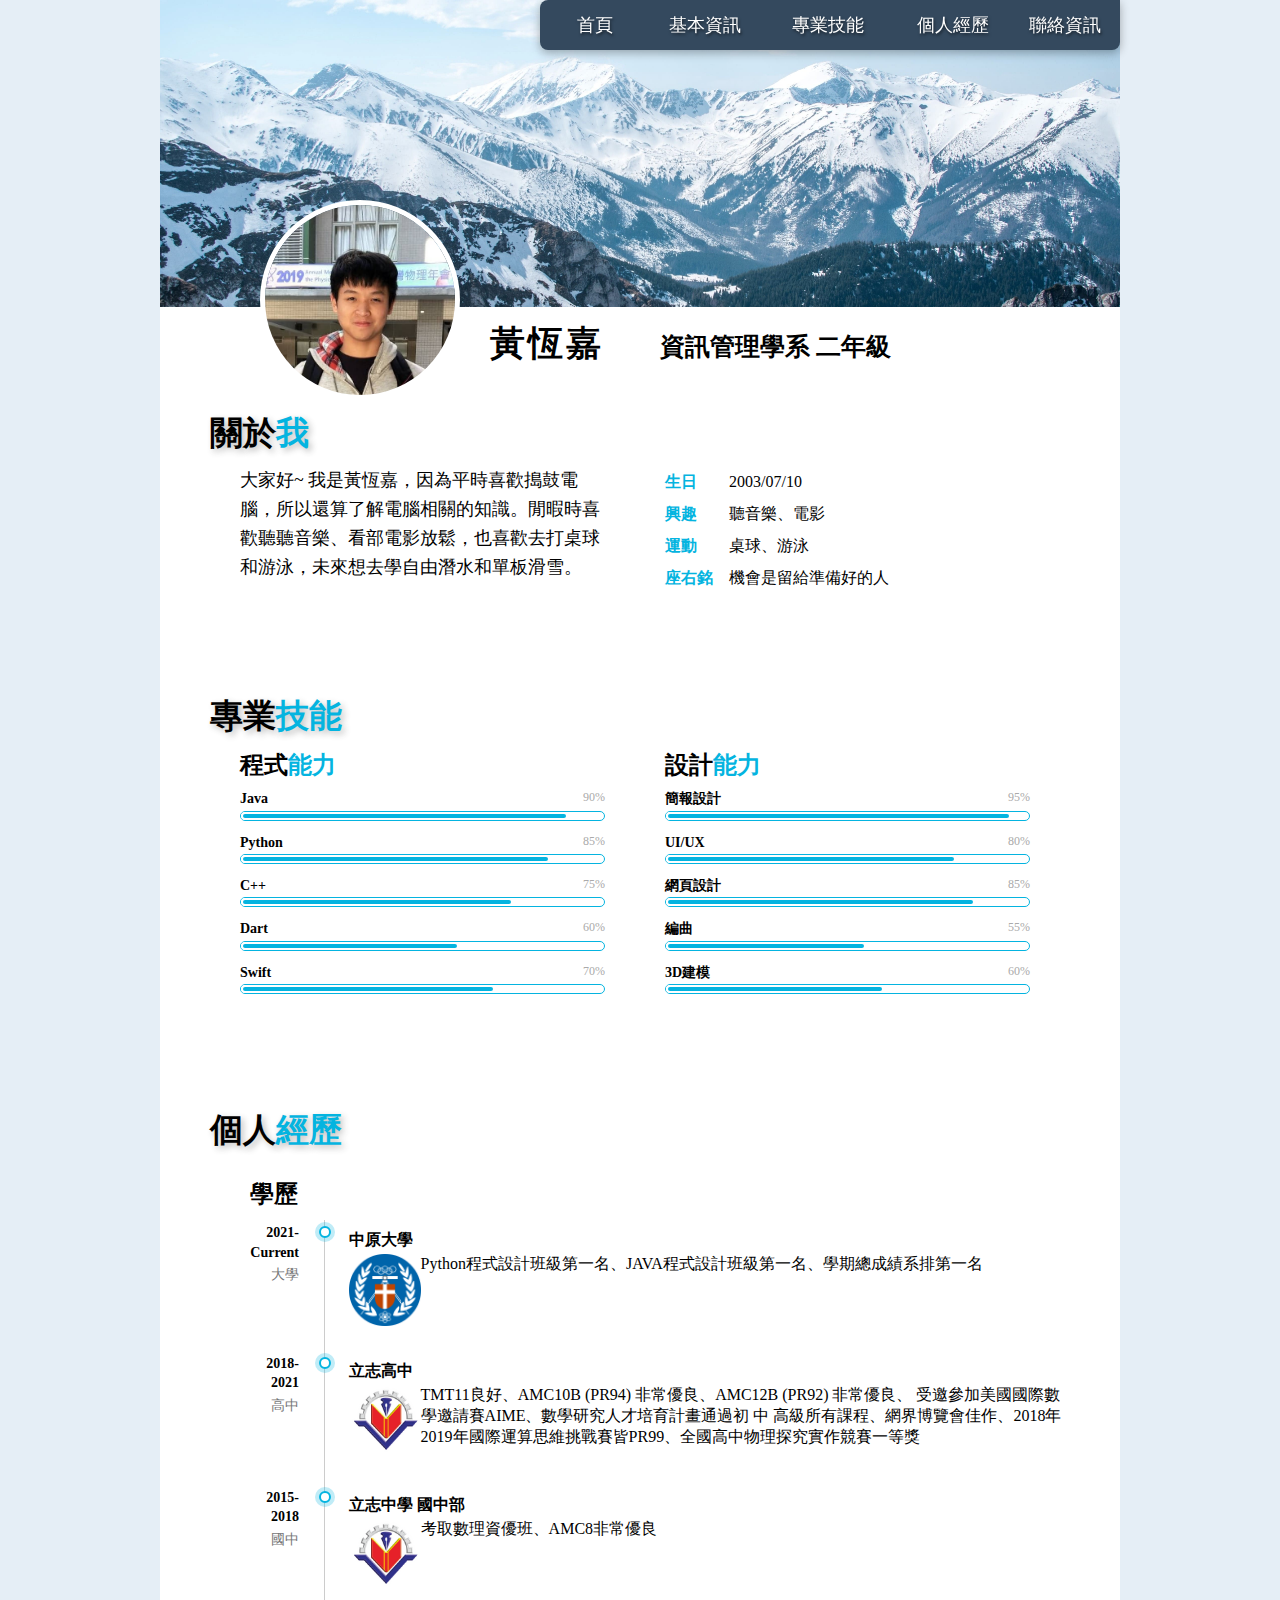
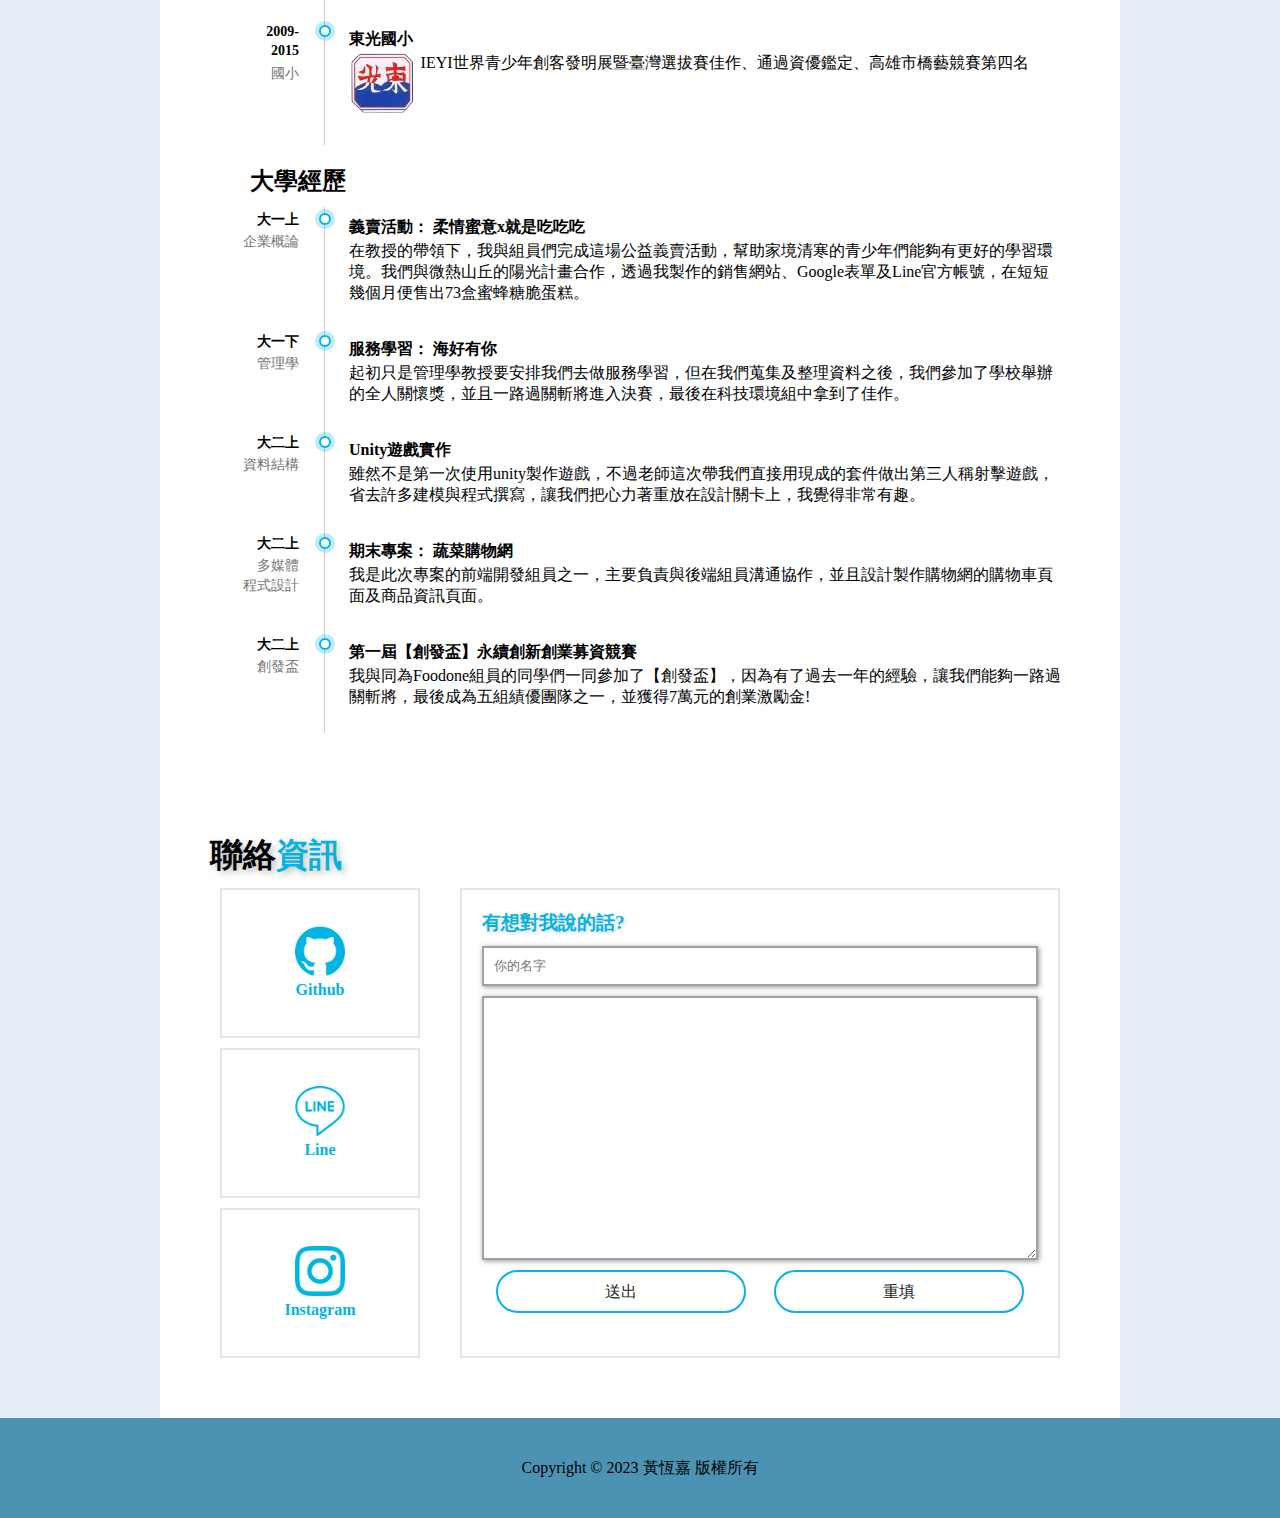
<file: index.html>
<!DOCTYPE html>
<html lang="en">
<head>
    <meta charset="UTF-8">
    <meta http-equiv="X-UA-Compatible" content="IE=edge">
    <meta name="viewport" content="width=device-width, initial-scale=1.0">
    <title>個人履歷</title>
    <link rel="stylesheet" href="style.css">
</head>
<body>
    
    <div class="main">
        <header id="top">
            <div>
                <img  class="imgCtrl" src="img/mountain web.jpg" alt="">
            </div>
            <img class="head" src="img/head.jpg" alt="">
            <div class="name">黃恆嘉</div>
            <div class="cl">資訊管理學系 二年級</div>
        </header>

        <div class="abso">
            <nav class="fix">
                <a href="#top">首頁</a>
                <a href="#info">基本資訊</a>
                <a href="#skill">專業技能</a>
                <a href="#exp">個人經歷</a>
                <a href="#con">聯絡資訊</a>
                <div class="animation"></div>
                <div class="animation-shadow"></div>
            </nav>
        </div>
        
        <section id="info" style="padding-top: 30px; margin-top: 70px;">
            <h1>關於<span>我</span></h1>
            <div style="display: flex;">
                <div class="box word">
                    大家好~ 我是黃恆嘉，因為平時喜歡搗鼓電腦，所以還算了解電腦相關的知識。閒暇時喜歡聽聽音樂、看部電影放鬆，也喜歡去打桌球和游泳，未來想去學自由潛水和單板滑雪。

                </div>
                <div style="line-height: 24pt;" class="box">
                    <span class="high">生日　　</span>2003/07/10<br>
                    <span class="high">興趣　　</span>聽音樂、電影<br>
                    <span class="high">運動　　</span>桌球、游泳<br>
                    <span class="high">座右銘　</span>機會是留給準備好的人<br>
                </div>
            </div>
        </section>

        <section id="skill" style="padding-top: 40px;">
            <h1>專業<span>技能</span></h1>
            <div style="display: flex;">
                <div class="box">
                    <h2>程式<span class="high">能力</span></h2>
                    <div class="skills-info skills-second-style">
                        <div class="skill clearfix">
                            <h4>Java</h4>
                            <div class="skill-value">90%</div>
                        </div>
                        <div class="skill-container skill-1">
                            <div class="skill-percentage"></div>
                        </div>
                    </div>
                    <div class="skills-info skills-second-style">
                        <div class="skill clearfix">
                            <h4>Python</h4>
                            <div class="skill-value">85%</div>
                        </div>
                        <div class="skill-container skill-2">
                            <div class="skill-percentage"></div>
                        </div>
                    </div>
                    <div class="skills-info skills-second-style">
                        <div class="skill clearfix">
                            <h4>C++</h4>
                            <div class="skill-value">75%</div>
                        </div>
                        <div class="skill-container skill-3">
                            <div class="skill-percentage"></div>
                        </div>
                    </div>
                    <div class="skills-info skills-second-style">
                        <div class="skill clearfix">
                            <h4>Dart</h4>
                            <div class="skill-value">60%</div>
                        </div>
                        <div class="skill-container skill-4">
                            <div class="skill-percentage"></div>
                        </div>
                    </div>
                    <div class="skills-info skills-second-style">
                        <div class="skill clearfix">
                            <h4>Swift</h4>
                            <div class="skill-value">70%</div>
                        </div>
                        <div class="skill-container skill-5">
                            <div class="skill-percentage"></div>
                        </div>
                    </div>
                </div>
                <div class="box">
                    <h2>設計<span class="high">能力</span></h2>
                    <div class="skills-info skills-second-style">
                        <div class="skill clearfix">
                            <h4>簡報設計</h4>
                            <div class="skill-value">95%</div>
                        </div>
                        <div class="skill-container skill-6">
                            <div class="skill-percentage"></div>
                        </div>
                    </div>
                    <div class="skills-info skills-second-style">
                        <div class="skill clearfix">
                            <h4>UI/UX</h4>
                            <div class="skill-value">80%</div>
                        </div>
                        <div class="skill-container skill-7">
                            <div class="skill-percentage"></div>
                        </div>
                    </div>
                    <div class="skills-info skills-second-style">
                        <div class="skill clearfix">
                            <h4>網頁設計</h4>
                            <div class="skill-value">85%</div>
                        </div>
                        <div class="skill-container skill-8">
                            <div class="skill-percentage"></div>
                        </div>
                    </div>
                    <div class="skills-info skills-second-style">
                        <div class="skill clearfix">
                            <h4>編曲</h4>
                            <div class="skill-value">55%</div>
                        </div>
                        <div class="skill-container skill-9">
                            <div class="skill-percentage"></div>
                        </div>
                    </div>
                    <div class="skills-info skills-second-style">
                        <div class="skill clearfix">
                            <h4>3D建模</h4>
                            <div class="skill-value">60%</div>
                        </div>
                        <div class="skill-container skill-10">
                            <div class="skill-percentage"></div>
                        </div>
                    </div>
                </div>
            </div>
        </section>
        
        <section id="exp" style="padding-top: 40px;">
            <h1>個人<span>經歷</span></h1>
            <div class="biggerbox">
                <h2 style="margin-left: 10px; margin-top: 15px;">學歷</h2>

                <div class="timeline timeline-second-style clearfix">
                    <div class="timeline-item clearfix">
                        <div class="left-part">
                            <h5 class="item-period">2021-Current</h5>
                            <span class="item-company">大學</span>
                        </div>
                        <div class="divider"></div>
                        <div class="right-part" onclick="location.href='exp6.html'">
                            <h4 class="item-title">中原大學</h4>
                            <img src="img/大學.png" class="timeline-pic">
                            <div class="timeline-p">
                                <p>Python程式設計班級第一名、JAVA程式設計班級第一名、學期總成績系排第一名</p>
                            </div>
                        </div>
                    </div>
                    
                    <div class="timeline-item clearfix">
                        <div class="left-part">
                            <h5 class="item-period">2018-2021</h5>
                            <span class="item-company">高中</span>
                        </div>
                        <div class="divider"></div>
                        <div class="right-part" onclick="location.href='exp7.html'">
                            <h4 class="item-title">立志高中</h4>
                            <img src="img/高國中.png" class="timeline-pic">
                            <div class="timeline-p">
                                TMT11良好、AMC10B (PR94) 非常優良、AMC12B (PR92) 非常優良、
                                受邀參加美國國際數學邀請賽AIME、數學研究人才培育計畫通過初 中 高級所有課程、網界博覽會佳作、2018年
                                2019年國際運算思維挑戰賽皆PR99、全國高中物理探究實作競賽一等獎
                            </div>                            
                        </div>
                    </div>

                    <div class="timeline-item clearfix">
                        <div class="left-part">
                            <h5 class="item-period">2015-2018</h5>
                            <span class="item-company">國中</span>
                        </div>
                        <div class="divider"></div>
                        <div class="right-part" style="cursor: default;">
                            <h4 class="item-title">立志中學 國中部</h4>
                            <img src="img/高國中.png" class="timeline-pic">
                            <div class="timeline-p">
                                <p>考取數理資優班、AMC8非常優良</p>
                            </div>
                        </div>
                    </div>

                    <div class="timeline-item clearfix">
                        <div class="left-part">
                            <h5 class="item-period">2009-2015</h5>
                            <span class="item-company">國小</span>
                        </div>
                        <div class="divider"></div>
                        <div class="right-part" style="cursor: default;">
                            <h4 class="item-title">東光國小</h4>
                            <img src="img/國小.png" class="timeline-pic">
                            <div class="timeline-p">
                                IEYI世界青少年創客發明展暨臺灣選拔賽佳作、通過資優鑑定、高雄市橋藝競賽第四名
                            </div>
                            
                        </div>
                    </div>

                </div>

            </div>

            <div class="biggerbox">
                <h2 style="margin-left: 10px;">大學經歷</h2>

                <div class="timeline timeline-second-style clearfix">
                    <div class="timeline-item clearfix">
                        <div class="left-part">
                            <h5 class="item-period">大一上</h5>
                            <span class="item-company">企業概論</span>
                        </div>
                        <div class="divider"></div>
                        <div class="right-part" onclick="location.href='exp1.html'">
                            <h4 class="item-title">義賣活動： 柔情蜜意x就是吃吃吃</h4>
                            <p>在教授的帶領下，我與組員們完成這場公益義賣活動，幫助家境清寒的青少年們能夠有更好的學習環境。我們與微熱山丘的陽光計畫合作，透過我製作的銷售網站、Google表單及Line官方帳號，在短短幾個月便售出73盒蜜蜂糖脆蛋糕。
                            </p>
                        </div>
                    </div>
                </div>

                <div class="timeline timeline-second-style clearfix">
                    <div class="timeline-item clearfix">
                        <div class="left-part">
                            <h5 class="item-period">大一下</h5>
                            <span class="item-company">管理學</span>
                        </div>
                        <div class="divider"></div>
                        <div class="right-part" onclick="location.href='exp2.html'">
                            <h4 class="item-title">服務學習： 海好有你</h4>
                            <p>起初只是管理學教授要安排我們去做服務學習，但在我們蒐集及整理資料之後，我們參加了學校舉辦的全人關懷獎，並且一路過關斬將進入決賽，最後在科技環境組中拿到了佳作。</p>
                            
                        </div>
                        
                    </div>
                </div>

                <div class="timeline timeline-second-style clearfix">
                    <div class="timeline-item clearfix">
                        <div class="left-part">
                            <h5 class="item-period">大二上</h5>
                            <span class="item-company">資料結構</span>
                        </div>
                        <div class="divider"></div>
                        <div class="right-part" onclick="location.href='exp3.html'">
                            <h4 class="item-title">Unity遊戲實作</h4>
                            <p>雖然不是第一次使用unity製作遊戲，不過老師這次帶我們直接用現成的套件做出第三人稱射擊遊戲，省去許多建模與程式撰寫，讓我們把心力著重放在設計關卡上，我覺得非常有趣。</p>
                        </div>
                    </div>
                </div>

                <div class="timeline timeline-second-style clearfix">
                    <div class="timeline-item clearfix">
                        <div class="left-part">
                            <h5 class="item-period">大二上</h5>
                            <span class="item-company">　多媒體程式設計</span>
                        </div>
                        <div class="divider"></div>
                        <div class="right-part" onclick="location.href='exp4.html'">
                            <h4 class="item-title">期末專案： 蔬菜購物網</h4>
                            <p>我是此次專案的前端開發組員之一，主要負責與後端組員溝通協作，並且設計製作購物網的購物車頁面及商品資訊頁面。</p>
                            
                        </div>
                    </div>
                </div>
                
                <div class="timeline timeline-second-style clearfix">
                    <div class="timeline-item clearfix">
                        <div class="left-part">
                            <h5 class="item-period">大二上</h5>
                            <span class="item-company">創發盃</span>
                        </div>
                        <div class="divider"></div>
                        <div class="right-part" onclick="location.href='exp5.html'">
                            <h4 class="item-title">第一屆【創發盃】永續創新創業募資競賽</h4>
                            <p>我與同為Foodone組員的同學們一同參加了【創發盃】，因為有了過去一年的經驗，讓我們能夠一路過關斬將，最後成為五組績優團隊之一，並獲得7萬元的創業激勵金!</p>
                        </div>
                    </div>
                </div>

            </div>

        </section>

        <section id="con" style="padding-top: 40px;">
            <h1>聯絡<span>資訊</span></h1>
            <div style="display: flex;">
                <div class="left">
                    <div class="leftBox">
                        <div onclick="location.href='https://github.com/HuangJoseph710';" style="cursor :pointer;">
                            <img src="img/githublogo.png" class="leftBox-pic">
                            <span class="high">Github</span>
                        </div>
                    </div>
                    <div class="leftBox">
                        <div onclick="location.href='https://line.me/ti/p/3qufmHUpTC;'" style="cursor :pointer;">
                            <img src="img/linelogo.png" class="leftBox-pic">
                            <span class="high">Line</span>
                        </div>
                    </div>
                    <div class="leftBox">
                        <div onclick="location.href='https://www.instagram.com/hhc03710/';" style="cursor :pointer;">
                            <img src="img/instagramlogo.png" class="leftBox-pic">
                            <span class="high">Instagram</span>
                        </div>
                    </div>
                </div>
                <div class="left box">
                    <div class="rightBox">
                        
                        <form id="contact_form" method="post" action="mailto:josephhuang0710@gmail.com" enctype="text/plain">
                            <span>有想對我說的話?</span>
                            <input class="f f1" type="text" name="sender_name" size="10" maxlength="20" placeholder="你的名字"/>
                            
                            <textarea class="f f2" name="memo" cols="10" rows="15" wrap="hard" > </textarea>
                            <div class="button">
                                <input class="f f3" type="submit" value="送出" />

                                <input class="f f4" type="reset" value="重填">
                            </div>


                        </form>
                        </div>
                    </div>
                </div>
            </div>
        </section>

        <footer>
            Copyright © 2023 黃恆嘉 版權所有
        </footer>
    
    
    
    </div>
</body>
</html>
</file>
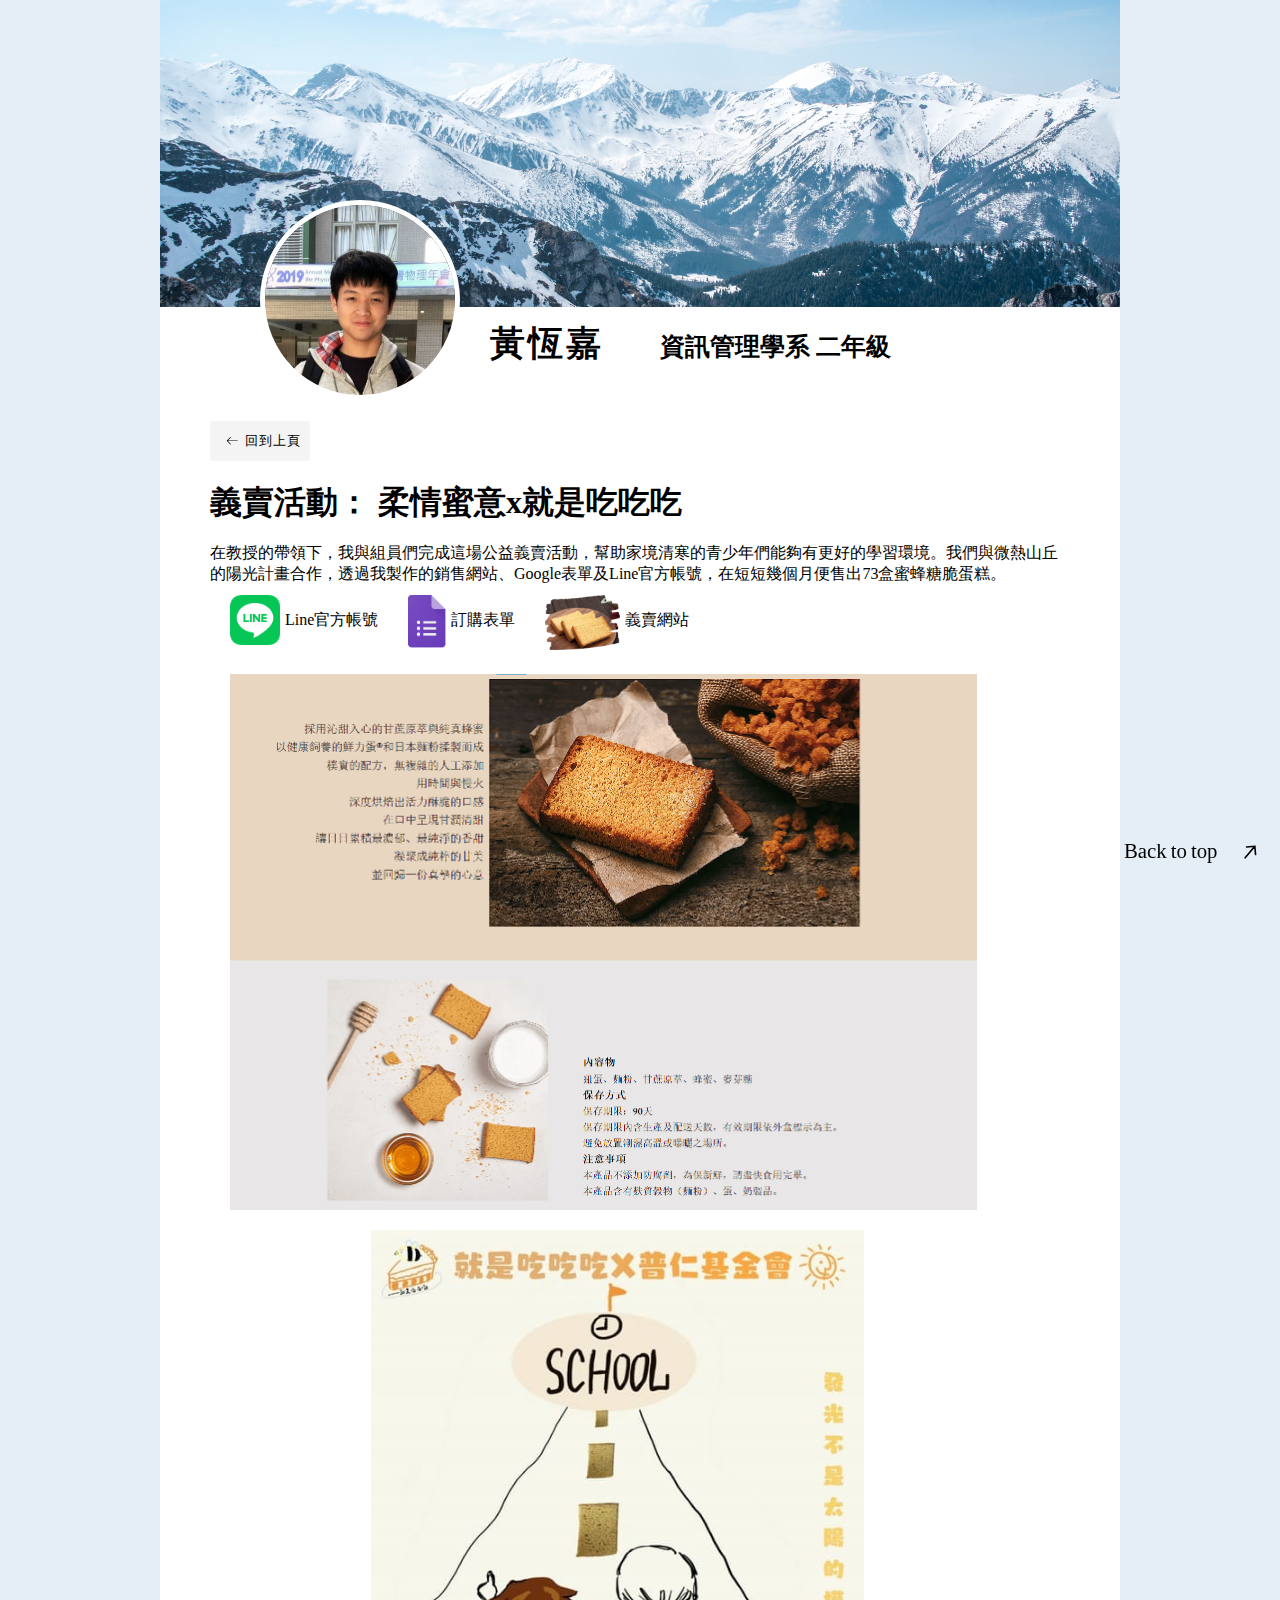
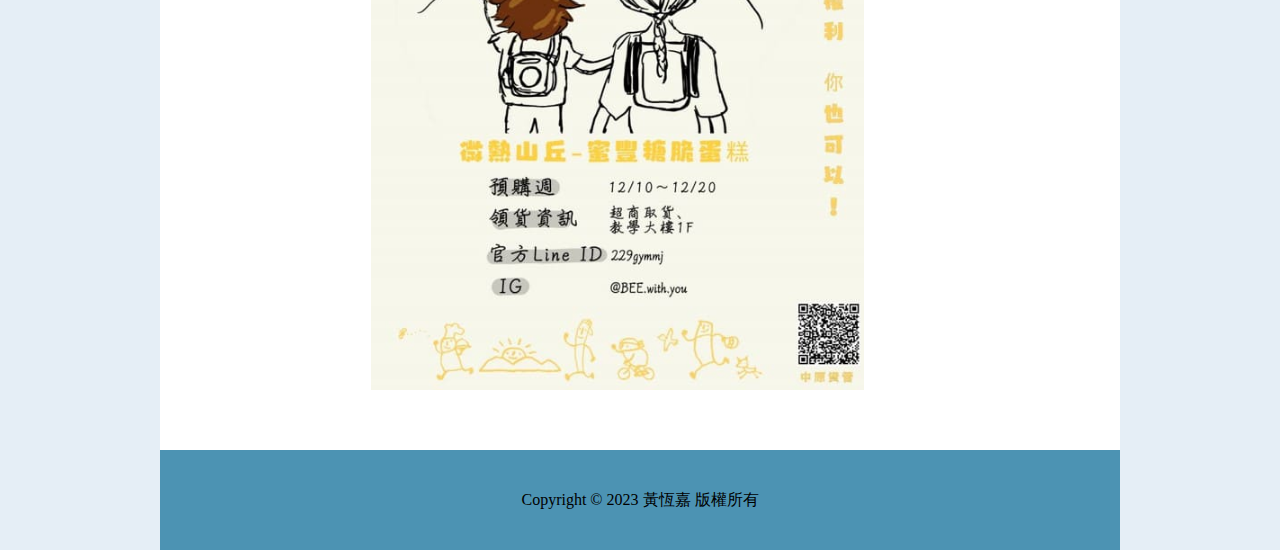
<file: exp1.html>
<!DOCTYPE html>
<html lang="en">
<head>
    <meta charset="UTF-8">
    <meta http-equiv="X-UA-Compatible" content="IE=edge">
    <meta name="viewport" content="width=device-width, initial-scale=1.0">
    <title>個人履歷</title>
    <link rel="stylesheet" href="style.css">
    <link rel="stylesheet" href="exp.css">
    <script>
        function scrollToTop() {
          document.documentElement.scrollTop = 0;
        }
    </script>
</head>
<body>
    <div class="main">

        <header id="top">
            <div>
                <img  class="imgCtrl" src="img/mountain web.jpg" alt="">
            </div>
            <img class="head" src="img/head.jpg" alt="">
            <div class="name">黃恆嘉</div>
            <div class="cl">資訊管理學系 二年級</div>
        </header>

        <div class="exp_details">
            <button class="back_btn" onclick="history.back()">
                <svg height="16" width="16" xmlns="http://www.w3.org/2000/svg" version="1.1" viewBox="0 0 1024 1024"><path d="M874.690416 495.52477c0 11.2973-9.168824 20.466124-20.466124 20.466124l-604.773963 0 188.083679 188.083679c7.992021 7.992021 7.992021 20.947078 0 28.939099-4.001127 3.990894-9.240455 5.996574-14.46955 5.996574-5.239328 0-10.478655-1.995447-14.479783-5.996574l-223.00912-223.00912c-3.837398-3.837398-5.996574-9.046027-5.996574-14.46955 0-5.433756 2.159176-10.632151 5.996574-14.46955l223.019353-223.029586c7.992021-7.992021 20.957311-7.992021 28.949332 0 7.992021 8.002254 7.992021 20.957311 0 28.949332l-188.073446 188.073446 604.753497 0C865.521592 475.058646 874.690416 484.217237 874.690416 495.52477z"></path></svg>
                <span>回到上頁</span>
            </button>

            <h4 class="item-title">義賣活動： 柔情蜜意x就是吃吃吃</h4>
            <p>在教授的帶領下，我與組員們完成這場公益義賣活動，幫助家境清寒的青少年們能夠有更好的學習環境。我們與微熱山丘的陽光計畫合作，透過我製作的銷售網站、Google表單及Line官方帳號，在短短幾個月便售出73盒蜜蜂糖脆蛋糕。</p>
            <div class="item-pic">
                <a href="https://lin.ee/Lx0BoC2"><img src="img/lineapp.png" alt="Line官方帳號" style="width: 50px;"></a>
                <span class="pic-word">Line官方帳號</span>
            </div>
            <div class="item-pic">
                <a href="https://docs.google.com/forms/d/e/1FAIpQLSdors8rF3HJPcP_ZVkRxrlQRtrAZgIs8FCF8uUsm0gCZzFHQA/viewform"><img src="img/表單圖.png" alt="訂購表單" style="width: 38px;"></a>
                <span class="pic-word">訂購表單</span>
            </div>
            <div class="item-pic">
                <a href="https://josephhuang0710.wixsite.com/my-site"><img src="img/網站圖.png" alt="義賣網站" style="width: 75px;"></a>
                <span class="pic-word">義賣網站</span>
            </div>
            <div class="clearfix"></div>
            <div class="place_mid">
                <div class="item-pic">
                    <img src="img/網站截圖.png" style="width: 90%;">
                </div>
            </div>
            <div class="place_mid">
                <div class="item-pic ">
                    <img src="img/文宣圖.jpg" style="width: 90%;">
                </div>
            </div>
            
        </div>

        <div class="corner">
            <button class="to_top" onclick="scrollToTop()">
                <div class="text">
                    <span>Back</span>
                    <span>to</span>
                    <span>top</span>
                </div>
                <div class="clone">
                    <span>Back</span>
                    <span>to</span>
                    <span>top</span>
                </div>
                <svg width="20px" xmlns="http://www.w3.org/2000/svg" class="h-6 w-6" fill="none" viewBox="0 0 24 24" stroke="currentColor" stroke-width="2">
                    <path stroke-linecap="round" stroke-linejoin="round" d="M14 5l7 7m0 0l-7 7m7-7H3"></path>
                </svg>
            </button>
        </div>
    <footer>
        Copyright © 2023 黃恆嘉 版權所有
    </footer>

    </div>
</body>
</html>
</file>
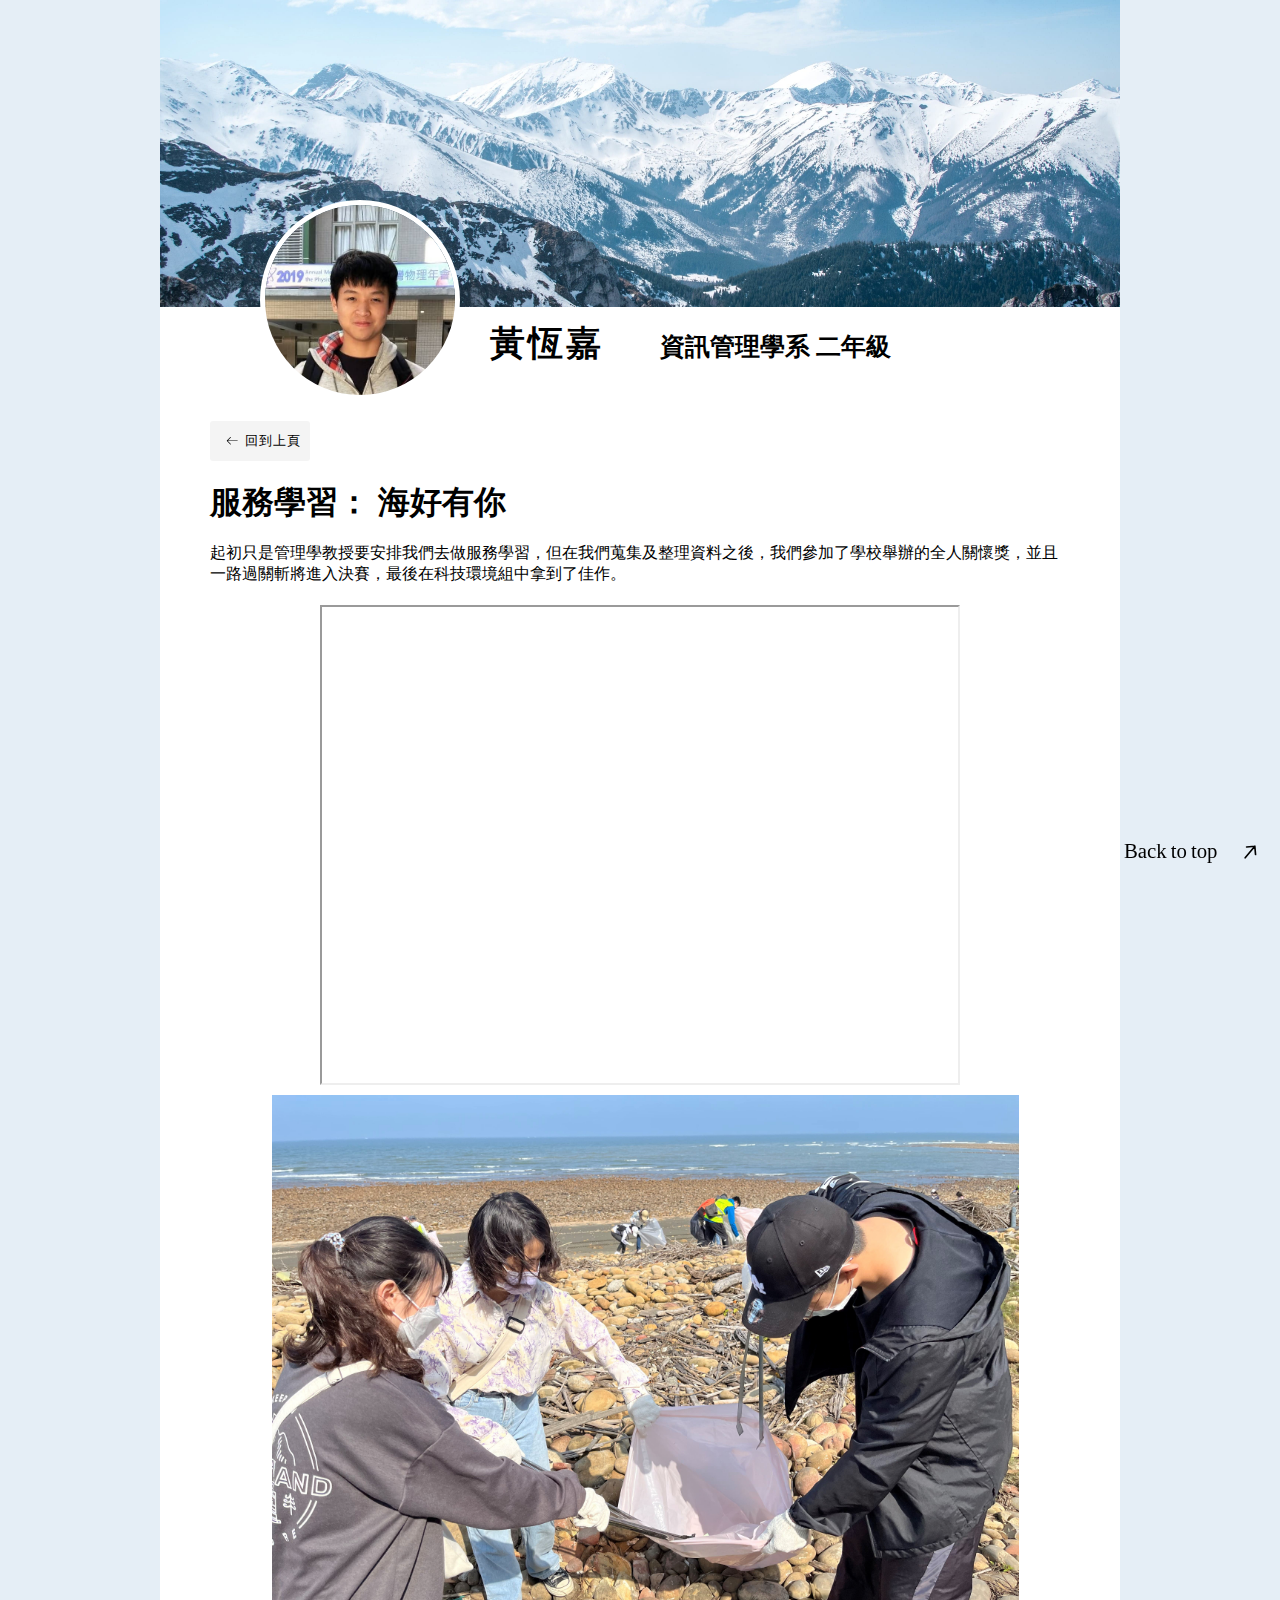
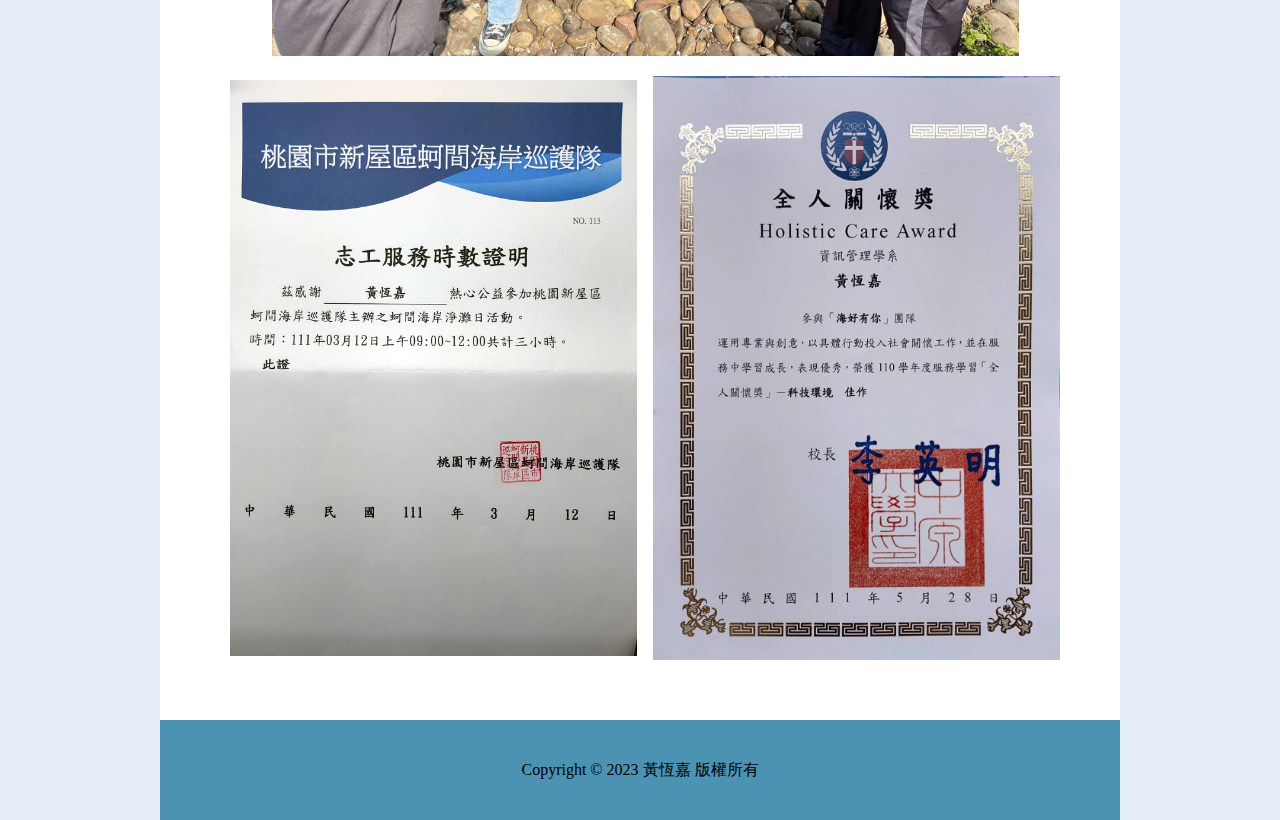
<file: exp2.html>
<!DOCTYPE html>
<html lang="en">
<head>
    <meta charset="UTF-8">
    <meta http-equiv="X-UA-Compatible" content="IE=edge">
    <meta name="viewport" content="width=device-width, initial-scale=1.0">
    <title>個人履歷</title>
    <link rel="stylesheet" href="style.css">
    <link rel="stylesheet" href="exp.css">
    <script>
        function scrollToTop() {
          document.documentElement.scrollTop = 0;
        }
    </script>
</head>
<body>
    <div class="main">

        <header id="top">
            <div>
                <img  class="imgCtrl" src="img/mountain web.jpg" alt="">
            </div>
            <img class="head" src="img/head.jpg" alt="">
            <div class="name">黃恆嘉</div>
            <div class="cl">資訊管理學系 二年級</div>
        </header>

        <div class="exp_details">
            <button class="back_btn" onclick="history.back()">
                <svg height="16" width="16" xmlns="http://www.w3.org/2000/svg" version="1.1" viewBox="0 0 1024 1024"><path d="M874.690416 495.52477c0 11.2973-9.168824 20.466124-20.466124 20.466124l-604.773963 0 188.083679 188.083679c7.992021 7.992021 7.992021 20.947078 0 28.939099-4.001127 3.990894-9.240455 5.996574-14.46955 5.996574-5.239328 0-10.478655-1.995447-14.479783-5.996574l-223.00912-223.00912c-3.837398-3.837398-5.996574-9.046027-5.996574-14.46955 0-5.433756 2.159176-10.632151 5.996574-14.46955l223.019353-223.029586c7.992021-7.992021 20.957311-7.992021 28.949332 0 7.992021 8.002254 7.992021 20.957311 0 28.949332l-188.073446 188.073446 604.753497 0C865.521592 475.058646 874.690416 484.217237 874.690416 495.52477z"></path></svg>
                <span>回到上頁</span>
            </button>
            
            <h4 class="item-title">服務學習： 海好有你</h4>
            <p>起初只是管理學教授要安排我們去做服務學習，但在我們蒐集及整理資料之後，我們參加了學校舉辦的全人關懷獎，並且一路過關斬將進入決賽，最後在科技環境組中拿到了佳作。</p>
            <div class="clearfix"></div>
            <div class="place_mid">
                <iframe src="https://drive.google.com/file/d/1JHTAYhnPjr7wArJflEtNOtWFTPgo31Ge/preview" width="640" height="480" allow="autoplay"></iframe>
            </div>
            <div class="item-pic place_mid">
                <img src="img/淨灘照片.jpg" style="width: 90%;">
            </div>
            <div class="item-pic">
                <img src="img/淨灘證明.jpg" style="width: 49%;">
                <div style="width: 2%"></div>
                <img src="img/全人關懷.jpg" style="width: 49%;">
            </div>
            
        </div>

        <div class="corner">
            <button class="to_top" onclick="scrollToTop()">
                <div class="text">
                    <span>Back</span>
                    <span>to</span>
                    <span>top</span>
                </div>
                <div class="clone">
                    <span>Back</span>
                    <span>to</span>
                    <span>top</span>
                </div>
                <svg width="20px" xmlns="http://www.w3.org/2000/svg" class="h-6 w-6" fill="none" viewBox="0 0 24 24" stroke="currentColor" stroke-width="2">
                    <path stroke-linecap="round" stroke-linejoin="round" d="M14 5l7 7m0 0l-7 7m7-7H3"></path>
                </svg>
            </button>
        </div>
    <footer>
        Copyright © 2023 黃恆嘉 版權所有
    </footer>

    </div>
</body>
</html>
</file>
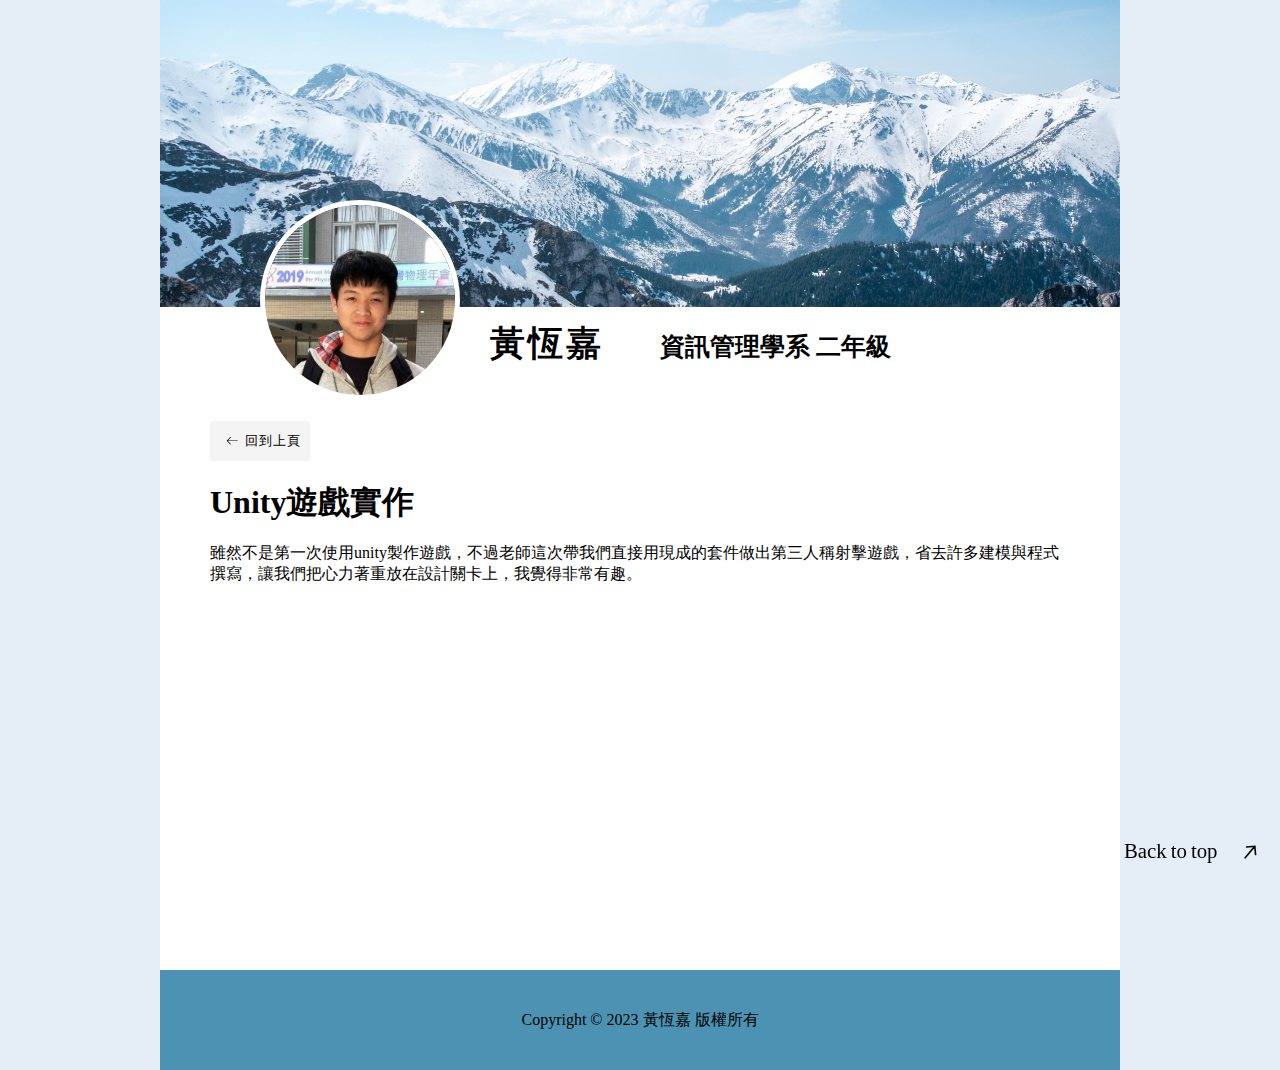
<file: exp3.html>
<!DOCTYPE html>
<html lang="en">
<head>
    <meta charset="UTF-8">
    <meta http-equiv="X-UA-Compatible" content="IE=edge">
    <meta name="viewport" content="width=device-width, initial-scale=1.0">
    <title>個人履歷</title>
    <link rel="stylesheet" href="style.css">
    <link rel="stylesheet" href="exp.css">
    <script>
        function scrollToTop() {
          document.documentElement.scrollTop = 0;
        }
    </script>
</head>
<body>
    <div class="main">

        <header id="top">
            <div>
                <img  class="imgCtrl" src="img/mountain web.jpg" alt="">
            </div>
            <img class="head" src="img/head.jpg" alt="">
            <div class="name">黃恆嘉</div>
            <div class="cl">資訊管理學系 二年級</div>
        </header>

        <div class="exp_details">
            <button class="back_btn" onclick="history.back()">
                <svg height="16" width="16" xmlns="http://www.w3.org/2000/svg" version="1.1" viewBox="0 0 1024 1024"><path d="M874.690416 495.52477c0 11.2973-9.168824 20.466124-20.466124 20.466124l-604.773963 0 188.083679 188.083679c7.992021 7.992021 7.992021 20.947078 0 28.939099-4.001127 3.990894-9.240455 5.996574-14.46955 5.996574-5.239328 0-10.478655-1.995447-14.479783-5.996574l-223.00912-223.00912c-3.837398-3.837398-5.996574-9.046027-5.996574-14.46955 0-5.433756 2.159176-10.632151 5.996574-14.46955l223.019353-223.029586c7.992021-7.992021 20.957311-7.992021 28.949332 0 7.992021 8.002254 7.992021 20.957311 0 28.949332l-188.073446 188.073446 604.753497 0C865.521592 475.058646 874.690416 484.217237 874.690416 495.52477z"></path></svg>
                <span>回到上頁</span>
            </button>

            <h4 class="item-title">Unity遊戲實作</h4>
            <p>雖然不是第一次使用unity製作遊戲，不過老師這次帶我們直接用現成的套件做出第三人稱射擊遊戲，省去許多建模與程式撰寫，讓我們把心力著重放在設計關卡上，我覺得非常有趣。</p>
            <div class="place_mid">
                <iframe width="560" height="315" src="https://www.youtube.com/embed/owQulwfnDEM" title="YouTube video player" frameborder="0" allow="accelerometer; autoplay; clipboard-write; encrypted-media; gyroscope; picture-in-picture; web-share" allowfullscreen></iframe>
            </div>
            
        </div>

        <div class="corner">
            <button class="to_top" onclick="scrollToTop()">
                <div class="text">
                    <span>Back</span>
                    <span>to</span>
                    <span>top</span>
                </div>
                <div class="clone">
                    <span>Back</span>
                    <span>to</span>
                    <span>top</span>
                </div>
                <svg width="20px" xmlns="http://www.w3.org/2000/svg" class="h-6 w-6" fill="none" viewBox="0 0 24 24" stroke="currentColor" stroke-width="2">
                    <path stroke-linecap="round" stroke-linejoin="round" d="M14 5l7 7m0 0l-7 7m7-7H3"></path>
                </svg>
            </button>
        </div>
    <footer>
        Copyright © 2023 黃恆嘉 版權所有
    </footer>

    </div>
</body>
</html>
</file>
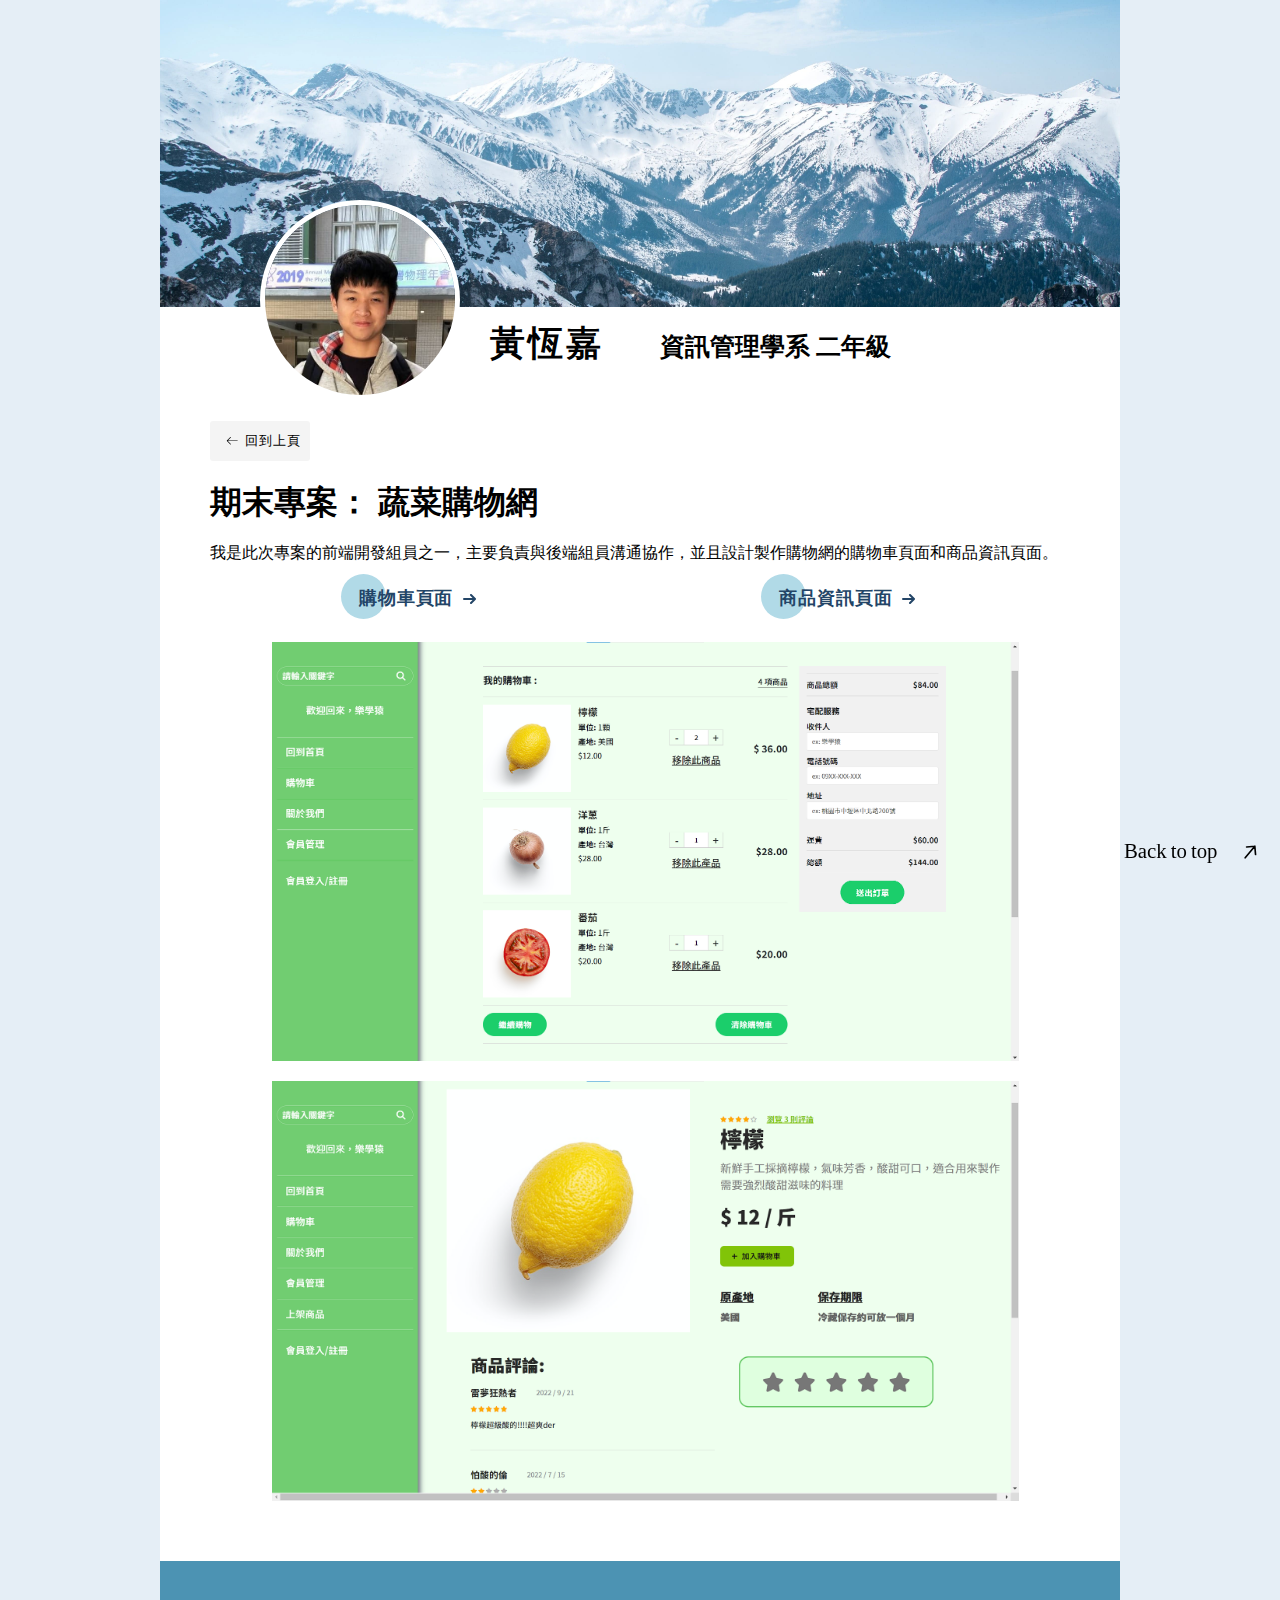
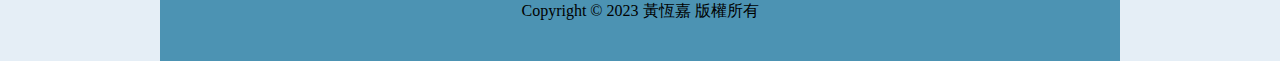
<file: exp4.html>
<!DOCTYPE html>
<html lang="en">
<head>
    <meta charset="UTF-8">
    <meta http-equiv="X-UA-Compatible" content="IE=edge">
    <meta name="viewport" content="width=device-width, initial-scale=1.0">
    <title>個人履歷</title>
    <link rel="stylesheet" href="style.css">
    <link rel="stylesheet" href="exp.css">
    <script>
        function scrollToTop() {
          document.documentElement.scrollTop = 0;
        }
    </script>
</head>
<body>
    <div class="main">

        <header id="top">
            <div>
                <img  class="imgCtrl" src="img/mountain web.jpg" alt="">
            </div>
            <img class="head" src="img/head.jpg" alt="">
            <div class="name">黃恆嘉</div>
            <div class="cl">資訊管理學系 二年級</div>
        </header>

        <div class="exp_details">
            <button class="back_btn" onclick="history.back()">
                <svg height="16" width="16" xmlns="http://www.w3.org/2000/svg" version="1.1" viewBox="0 0 1024 1024"><path d="M874.690416 495.52477c0 11.2973-9.168824 20.466124-20.466124 20.466124l-604.773963 0 188.083679 188.083679c7.992021 7.992021 7.992021 20.947078 0 28.939099-4.001127 3.990894-9.240455 5.996574-14.46955 5.996574-5.239328 0-10.478655-1.995447-14.479783-5.996574l-223.00912-223.00912c-3.837398-3.837398-5.996574-9.046027-5.996574-14.46955 0-5.433756 2.159176-10.632151 5.996574-14.46955l223.019353-223.029586c7.992021-7.992021 20.957311-7.992021 28.949332 0 7.992021 8.002254 7.992021 20.957311 0 28.949332l-188.073446 188.073446 604.753497 0C865.521592 475.058646 874.690416 484.217237 874.690416 495.52477z"></path></svg>
                <span>回到上頁</span>
            </button>

            <h4 class="item-title">期末專案： 蔬菜購物網</h4>
            <p>我是此次專案的前端開發組員之一，主要負責與後端組員溝通協作，並且設計製作購物網的購物車頁面和商品資訊頁面。</p>
            
            <div class="place_mid" style="margin: 10px 0px;">
                <button class="cta" onclick="location.href='cart.html'">
                    <span>購物車頁面</span>
                    <svg viewBox="0 0 13 10" height="10px" width="15px">
                    <path d="M1,5 L11,5"></path>
                    <polyline points="8 1 12 5 8 9"></polyline>
                    </svg>
                </button>
                
                <button class="cta" onclick="location.href='productInfo.html'">
                    <span>商品資訊頁面</span>
                    <svg viewBox="0 0 13 10" height="10px" width="15px">
                    <path d="M1,5 L11,5"></path>
                    <polyline points="8 1 12 5 8 9"></polyline>
                    </svg>
                </button>
            </div>

            <div class="item-pic place_mid">
                <img src="img/購物車頁面截圖.png" style="width: 90%;">
            </div>
            <div class="item-pic place_mid">
                <img src="img/商品資訊頁面截圖.png" style="width: 90%;">
            </div>

        </div>

        <div class="corner">
            <button class="to_top" onclick="scrollToTop()">
                <div class="text">
                    <span>Back</span>
                    <span>to</span>
                    <span>top</span>
                </div>
                <div class="clone">
                    <span>Back</span>
                    <span>to</span>
                    <span>top</span>
                </div>
                <svg width="20px" xmlns="http://www.w3.org/2000/svg" class="h-6 w-6" fill="none" viewBox="0 0 24 24" stroke="currentColor" stroke-width="2">
                    <path stroke-linecap="round" stroke-linejoin="round" d="M14 5l7 7m0 0l-7 7m7-7H3"></path>
                </svg>
            </button>
        </div>
    <footer>
        Copyright © 2023 黃恆嘉 版權所有
    </footer>

    </div>
</body>
</html>
</file>
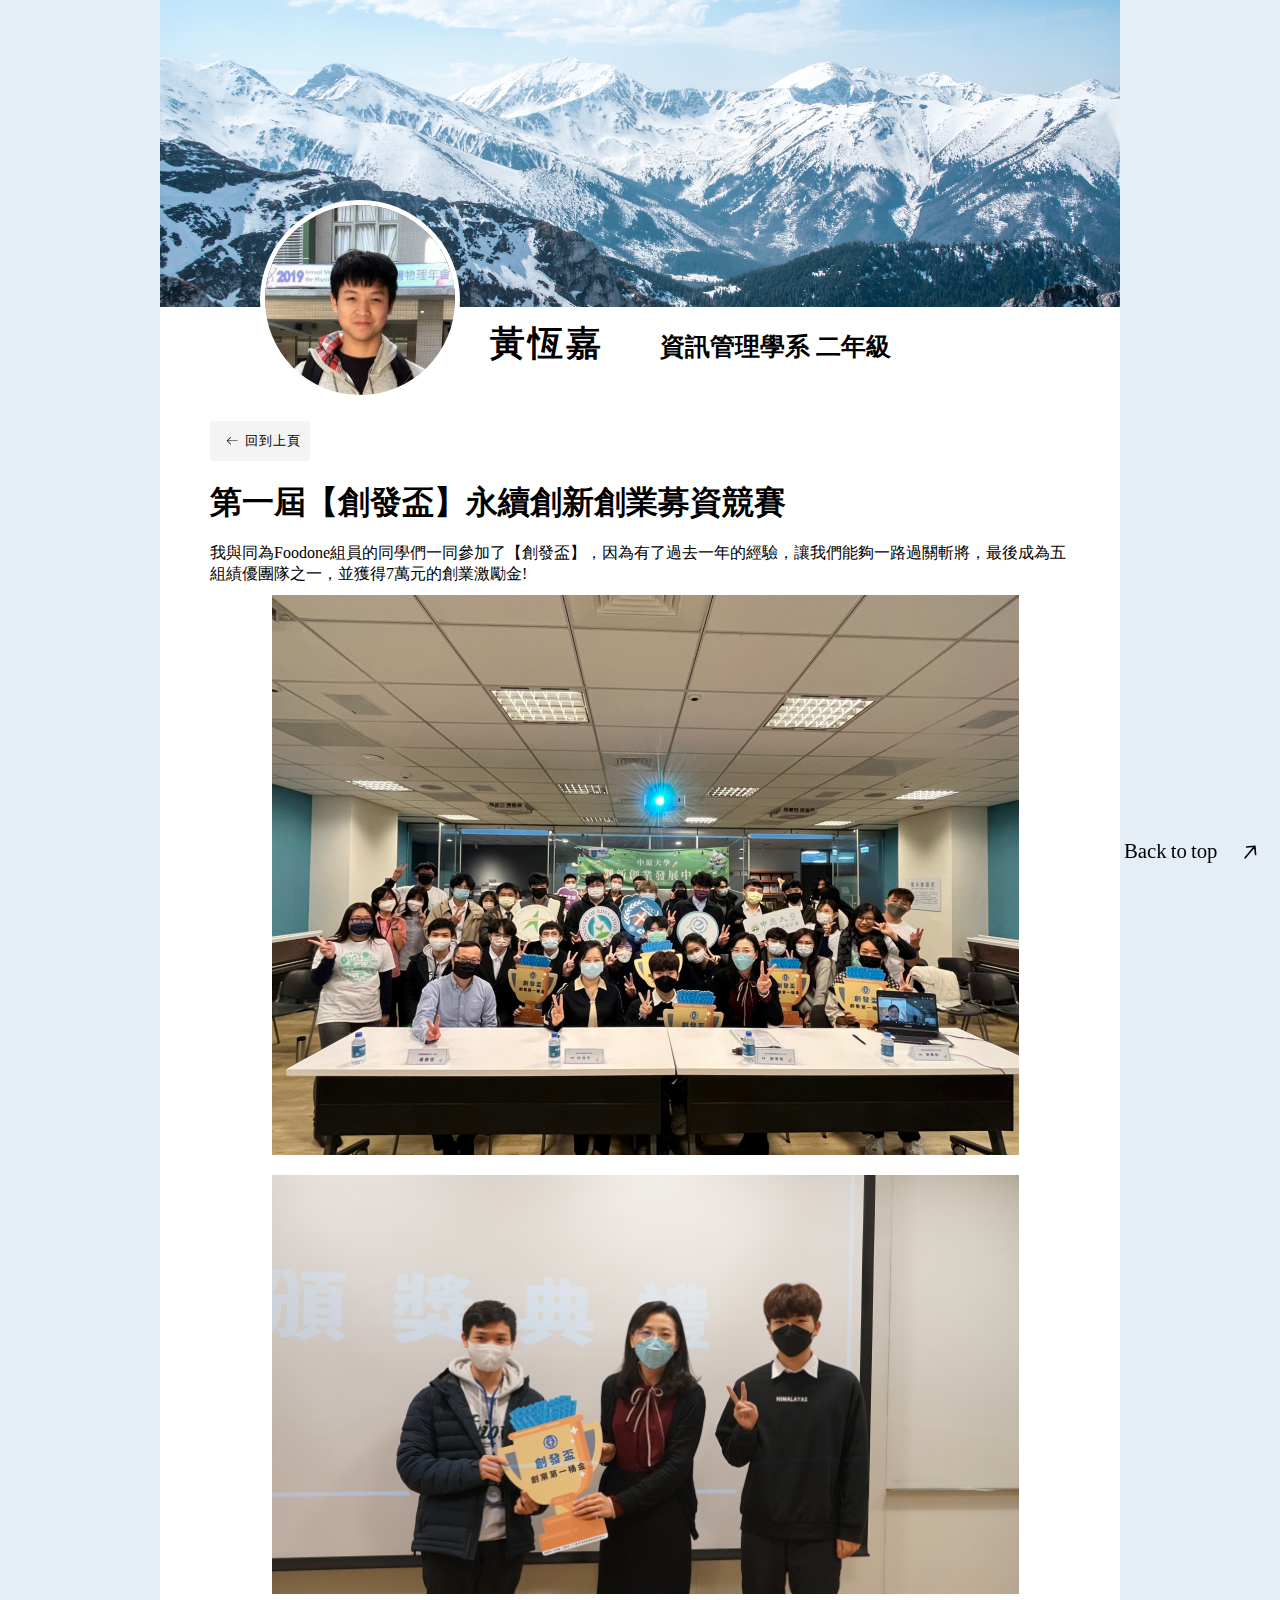
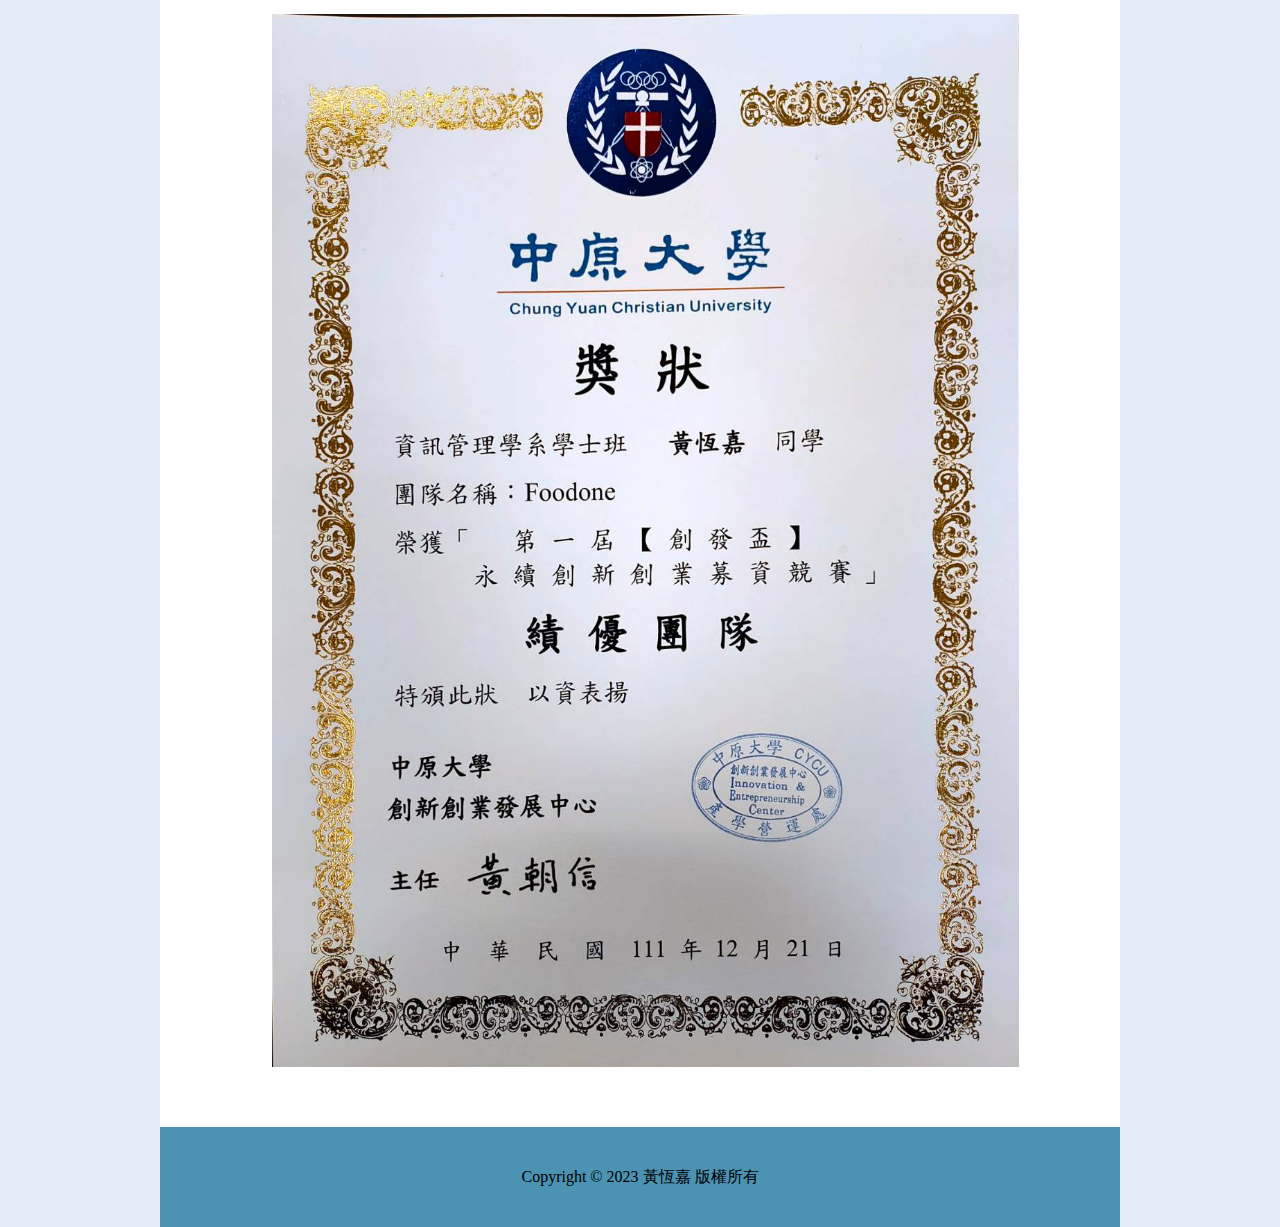
<file: exp5.html>
<!DOCTYPE html>
<html lang="en">
<head>
    <meta charset="UTF-8">
    <meta http-equiv="X-UA-Compatible" content="IE=edge">
    <meta name="viewport" content="width=device-width, initial-scale=1.0">
    <title>個人履歷</title>
    <link rel="stylesheet" href="style.css">
    <link rel="stylesheet" href="exp.css">
    <script>
        function scrollToTop() {
          document.documentElement.scrollTop = 0;
        }
    </script>
</head>
<body>
    <div class="main">

        <header id="top">
            <div>
                <img  class="imgCtrl" src="img/mountain web.jpg" alt="">
            </div>
            <img class="head" src="img/head.jpg" alt="">
            <div class="name">黃恆嘉</div>
            <div class="cl">資訊管理學系 二年級</div>
        </header>

        <div class="exp_details">
            <button class="back_btn" onclick="history.back()">
                <svg height="16" width="16" xmlns="http://www.w3.org/2000/svg" version="1.1" viewBox="0 0 1024 1024"><path d="M874.690416 495.52477c0 11.2973-9.168824 20.466124-20.466124 20.466124l-604.773963 0 188.083679 188.083679c7.992021 7.992021 7.992021 20.947078 0 28.939099-4.001127 3.990894-9.240455 5.996574-14.46955 5.996574-5.239328 0-10.478655-1.995447-14.479783-5.996574l-223.00912-223.00912c-3.837398-3.837398-5.996574-9.046027-5.996574-14.46955 0-5.433756 2.159176-10.632151 5.996574-14.46955l223.019353-223.029586c7.992021-7.992021 20.957311-7.992021 28.949332 0 7.992021 8.002254 7.992021 20.957311 0 28.949332l-188.073446 188.073446 604.753497 0C865.521592 475.058646 874.690416 484.217237 874.690416 495.52477z"></path></svg>
                <span>回到上頁</span>
            </button>

            <h4 class="item-title">第一屆【創發盃】永續創新創業募資競賽</h4>
            <p>我與同為Foodone組員的同學們一同參加了【創發盃】，因為有了過去一年的經驗，讓我們能夠一路過關斬將，最後成為五組績優團隊之一，並獲得7萬元的創業激勵金!</p>
            
            <div class="item-pic place_mid">
                <img src="img/創發盃合照.jpg" style="width: 90%;">
            </div>
            <div class="item-pic place_mid">
                <img src="img/創發盃獲獎.jpg" style="width: 90%;">
            </div>
            <div class="item-pic place_mid">
                <img src="img/創發盃獎狀.jpg" style="width: 90%;">
            </div>
        </div>

        <div class="corner">
            <button class="to_top" onclick="scrollToTop()">
                <div class="text">
                    <span>Back</span>
                    <span>to</span>
                    <span>top</span>
                </div>
                <div class="clone">
                    <span>Back</span>
                    <span>to</span>
                    <span>top</span>
                </div>
                <svg width="20px" xmlns="http://www.w3.org/2000/svg" class="h-6 w-6" fill="none" viewBox="0 0 24 24" stroke="currentColor" stroke-width="2">
                    <path stroke-linecap="round" stroke-linejoin="round" d="M14 5l7 7m0 0l-7 7m7-7H3"></path>
                </svg>
            </button>
        </div>
    <footer>
        Copyright © 2023 黃恆嘉 版權所有
    </footer>

    </div>
</body>
</html>
</file>
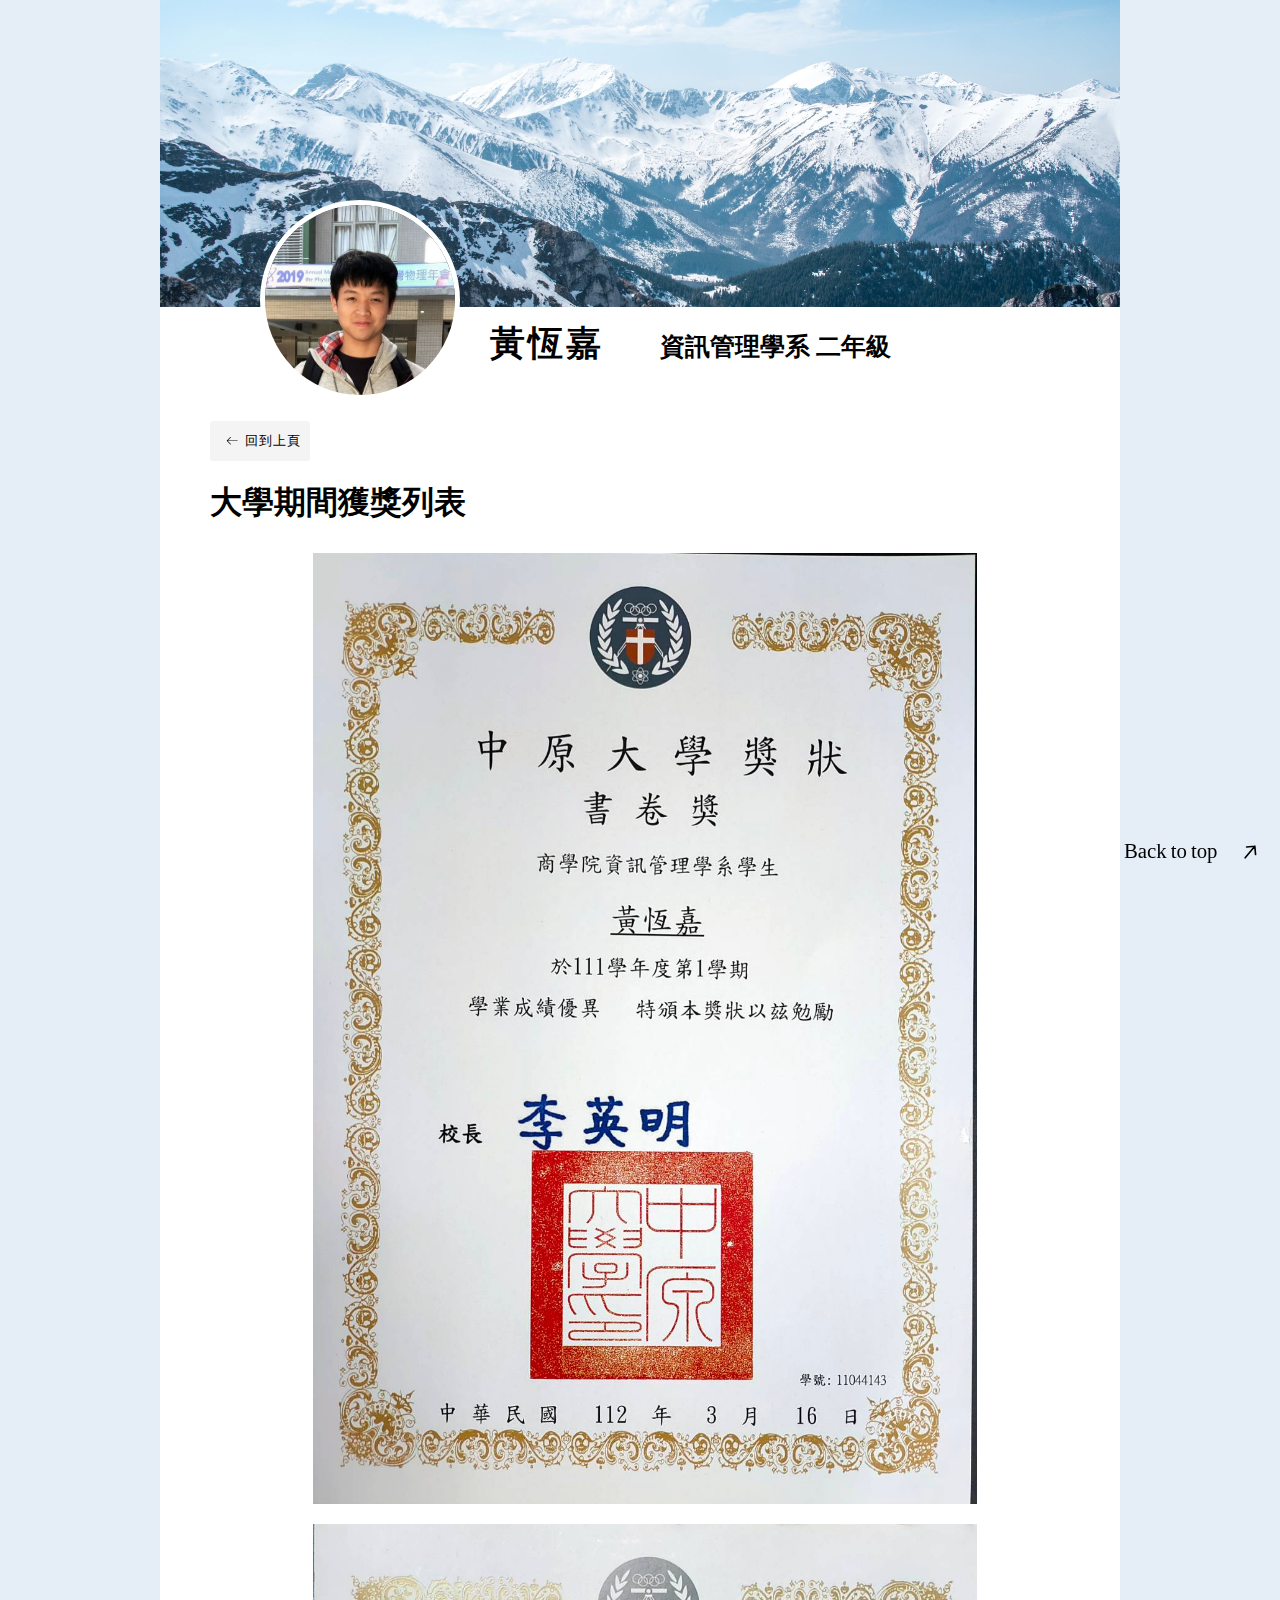
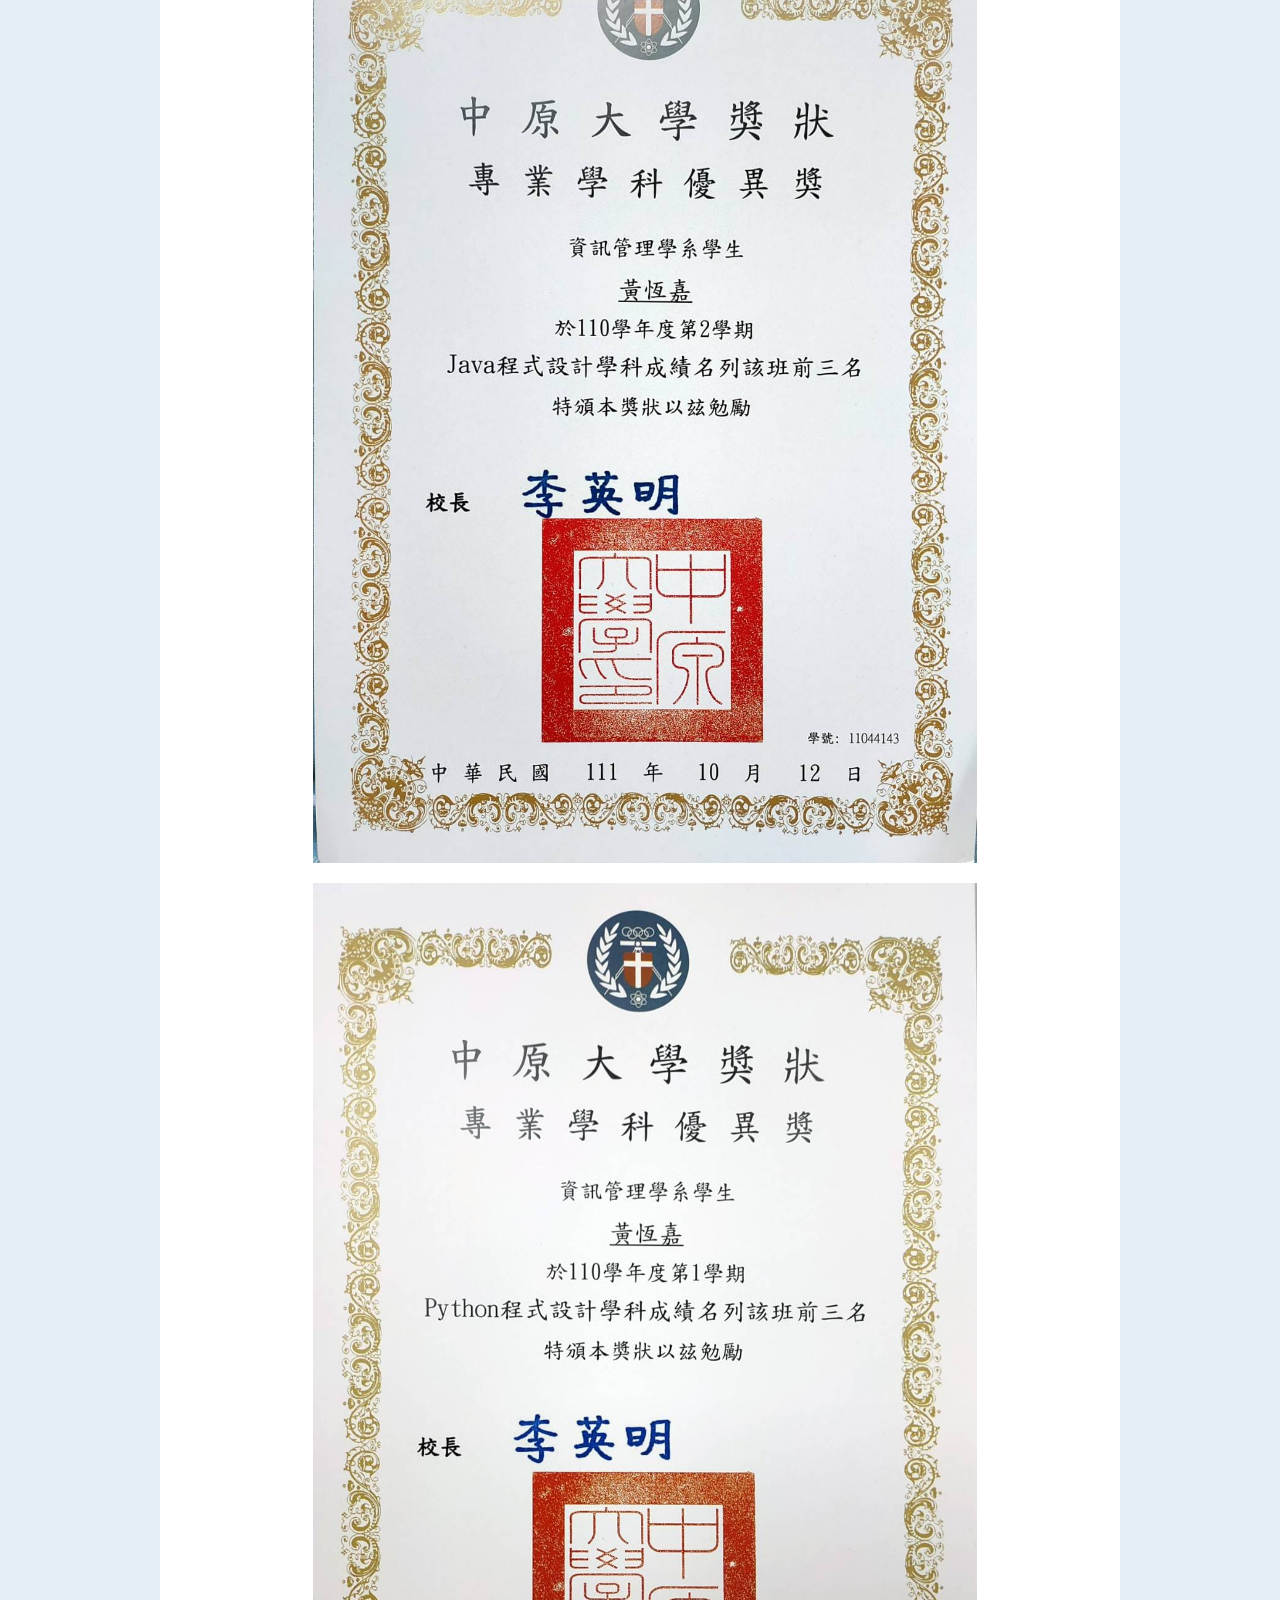
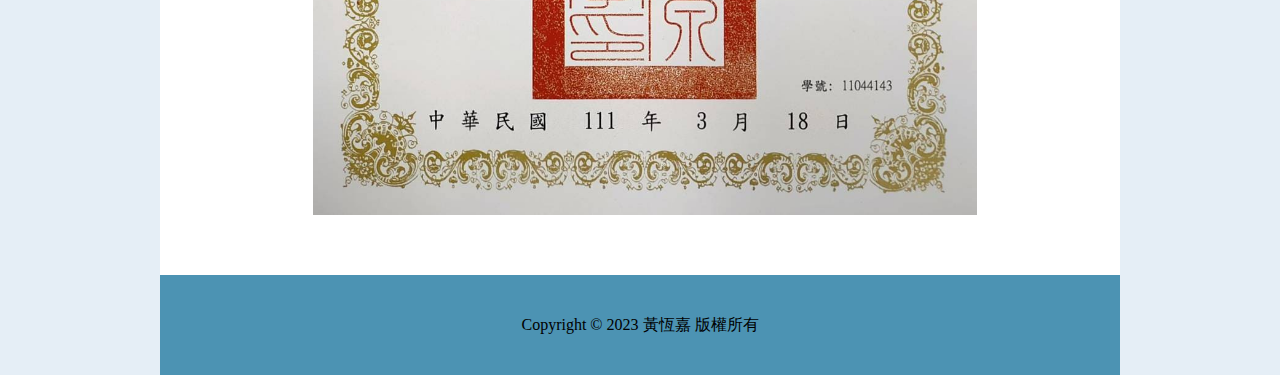
<file: exp6.html>
<!DOCTYPE html>
<html lang="en">
<head>
    <meta charset="UTF-8">
    <meta http-equiv="X-UA-Compatible" content="IE=edge">
    <meta name="viewport" content="width=device-width, initial-scale=1.0">
    <title>個人履歷</title>
    <link rel="stylesheet" href="style.css">
    <link rel="stylesheet" href="exp.css">
    <script>
        function scrollToTop() {
          document.documentElement.scrollTop = 0;
        }
    </script>
</head>
<body>
    <div class="main">

        <header id="top">
            <div>
                <img  class="imgCtrl" src="img/mountain web.jpg" alt="">
            </div>
            <img class="head" src="img/head.jpg" alt="">
            <div class="name">黃恆嘉</div>
            <div class="cl">資訊管理學系 二年級</div>
        </header>

        <div class="exp_details">
            <button class="back_btn" onclick="history.back()">
                <svg height="16" width="16" xmlns="http://www.w3.org/2000/svg" version="1.1" viewBox="0 0 1024 1024"><path d="M874.690416 495.52477c0 11.2973-9.168824 20.466124-20.466124 20.466124l-604.773963 0 188.083679 188.083679c7.992021 7.992021 7.992021 20.947078 0 28.939099-4.001127 3.990894-9.240455 5.996574-14.46955 5.996574-5.239328 0-10.478655-1.995447-14.479783-5.996574l-223.00912-223.00912c-3.837398-3.837398-5.996574-9.046027-5.996574-14.46955 0-5.433756 2.159176-10.632151 5.996574-14.46955l223.019353-223.029586c7.992021-7.992021 20.957311-7.992021 28.949332 0 7.992021 8.002254 7.992021 20.957311 0 28.949332l-188.073446 188.073446 604.753497 0C865.521592 475.058646 874.690416 484.217237 874.690416 495.52477z"></path></svg>
                <span>回到上頁</span>
            </button>

            <h4 class="item-title">大學期間獲獎列表</h4>
            
            <div class="item-pic place_mid">
                <img src="img/系排1.jpg" style="width: 80%;">
            </div>
            <div class="item-pic place_mid">
                <img src="img/JAVA前3.jpg" style="width: 80%;">
            </div>
            <div class="item-pic place_mid">
                <img src="img/PYTHON前三.jpg" style="width: 80%;">
            </div>
        </div>

        <div class="corner">
            <button class="to_top" onclick="scrollToTop()">
                <div class="text">
                    <span>Back</span>
                    <span>to</span>
                    <span>top</span>
                </div>
                <div class="clone">
                    <span>Back</span>
                    <span>to</span>
                    <span>top</span>
                </div>
                <svg width="20px" xmlns="http://www.w3.org/2000/svg" class="h-6 w-6" fill="none" viewBox="0 0 24 24" stroke="currentColor" stroke-width="2">
                    <path stroke-linecap="round" stroke-linejoin="round" d="M14 5l7 7m0 0l-7 7m7-7H3"></path>
                </svg>
            </button>
        </div>
    <footer>
        Copyright © 2023 黃恆嘉 版權所有
    </footer>

    </div>
</body>
</html>
</file>
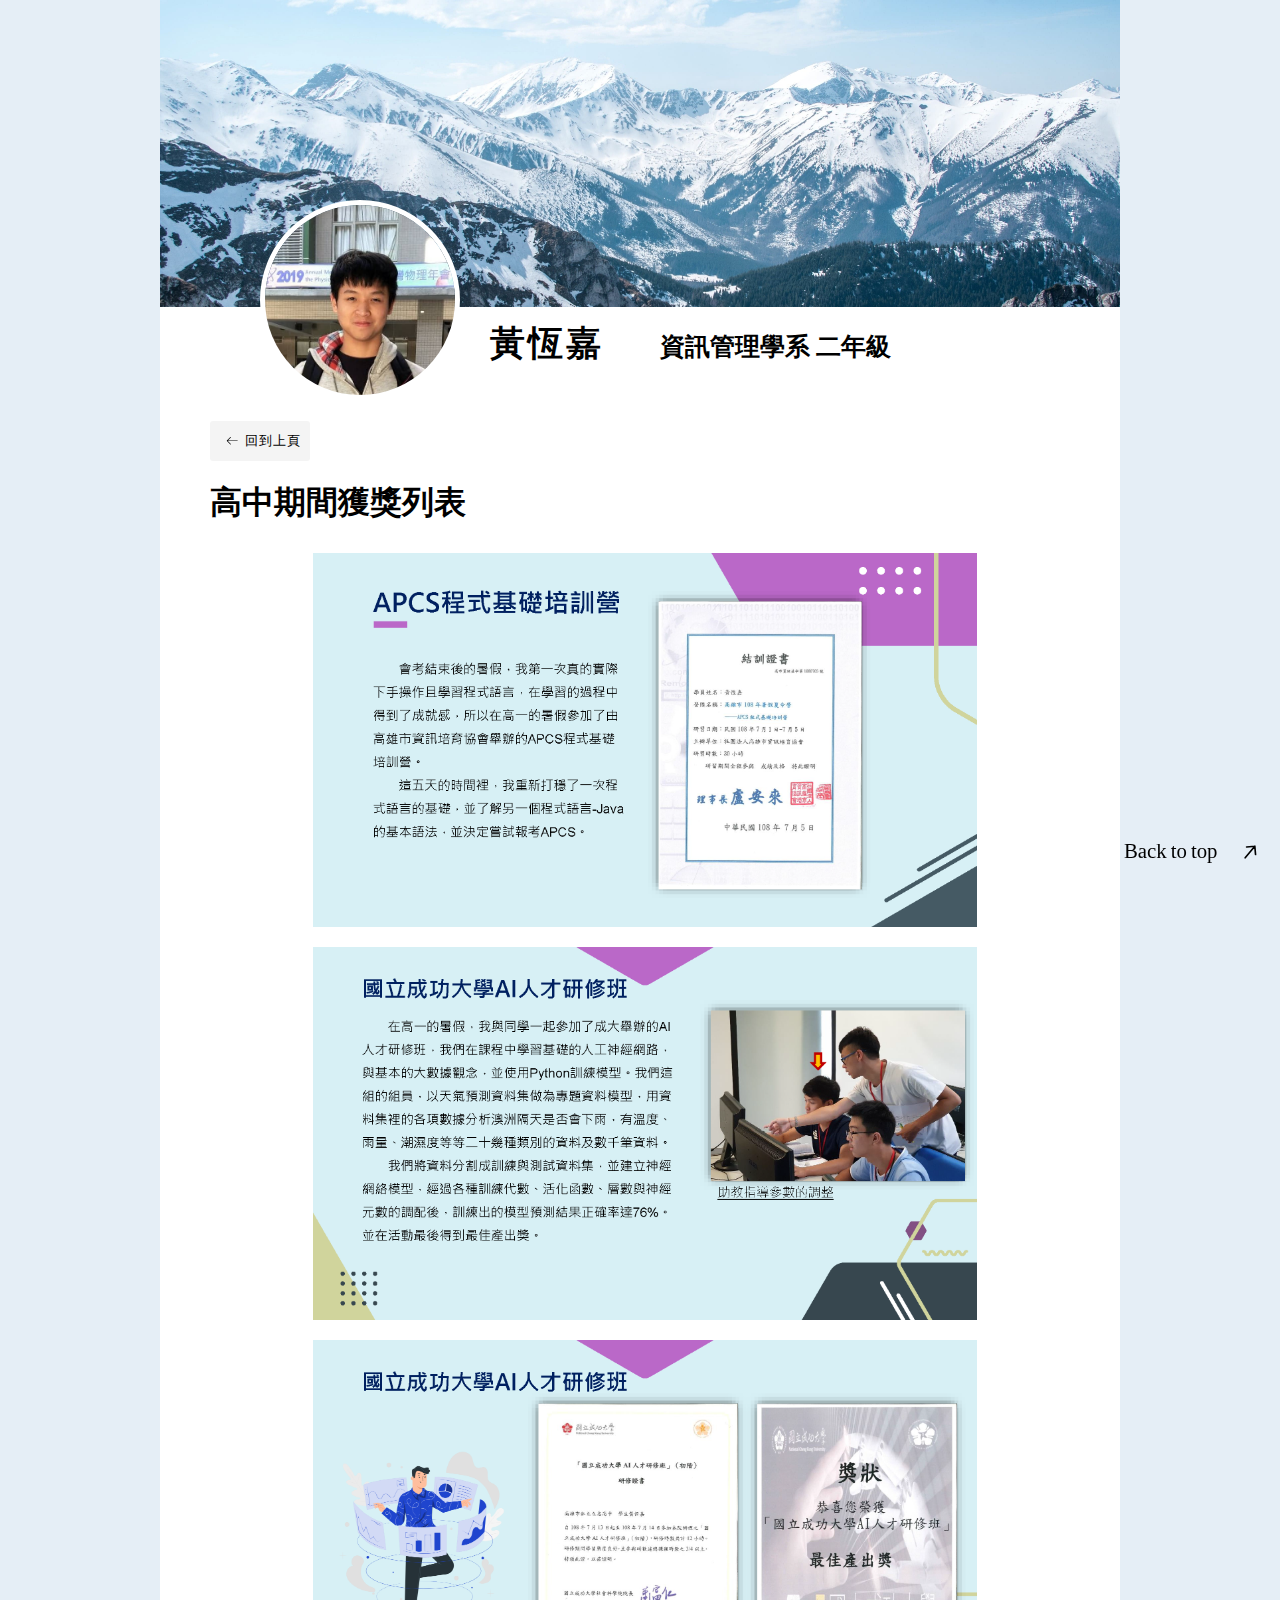
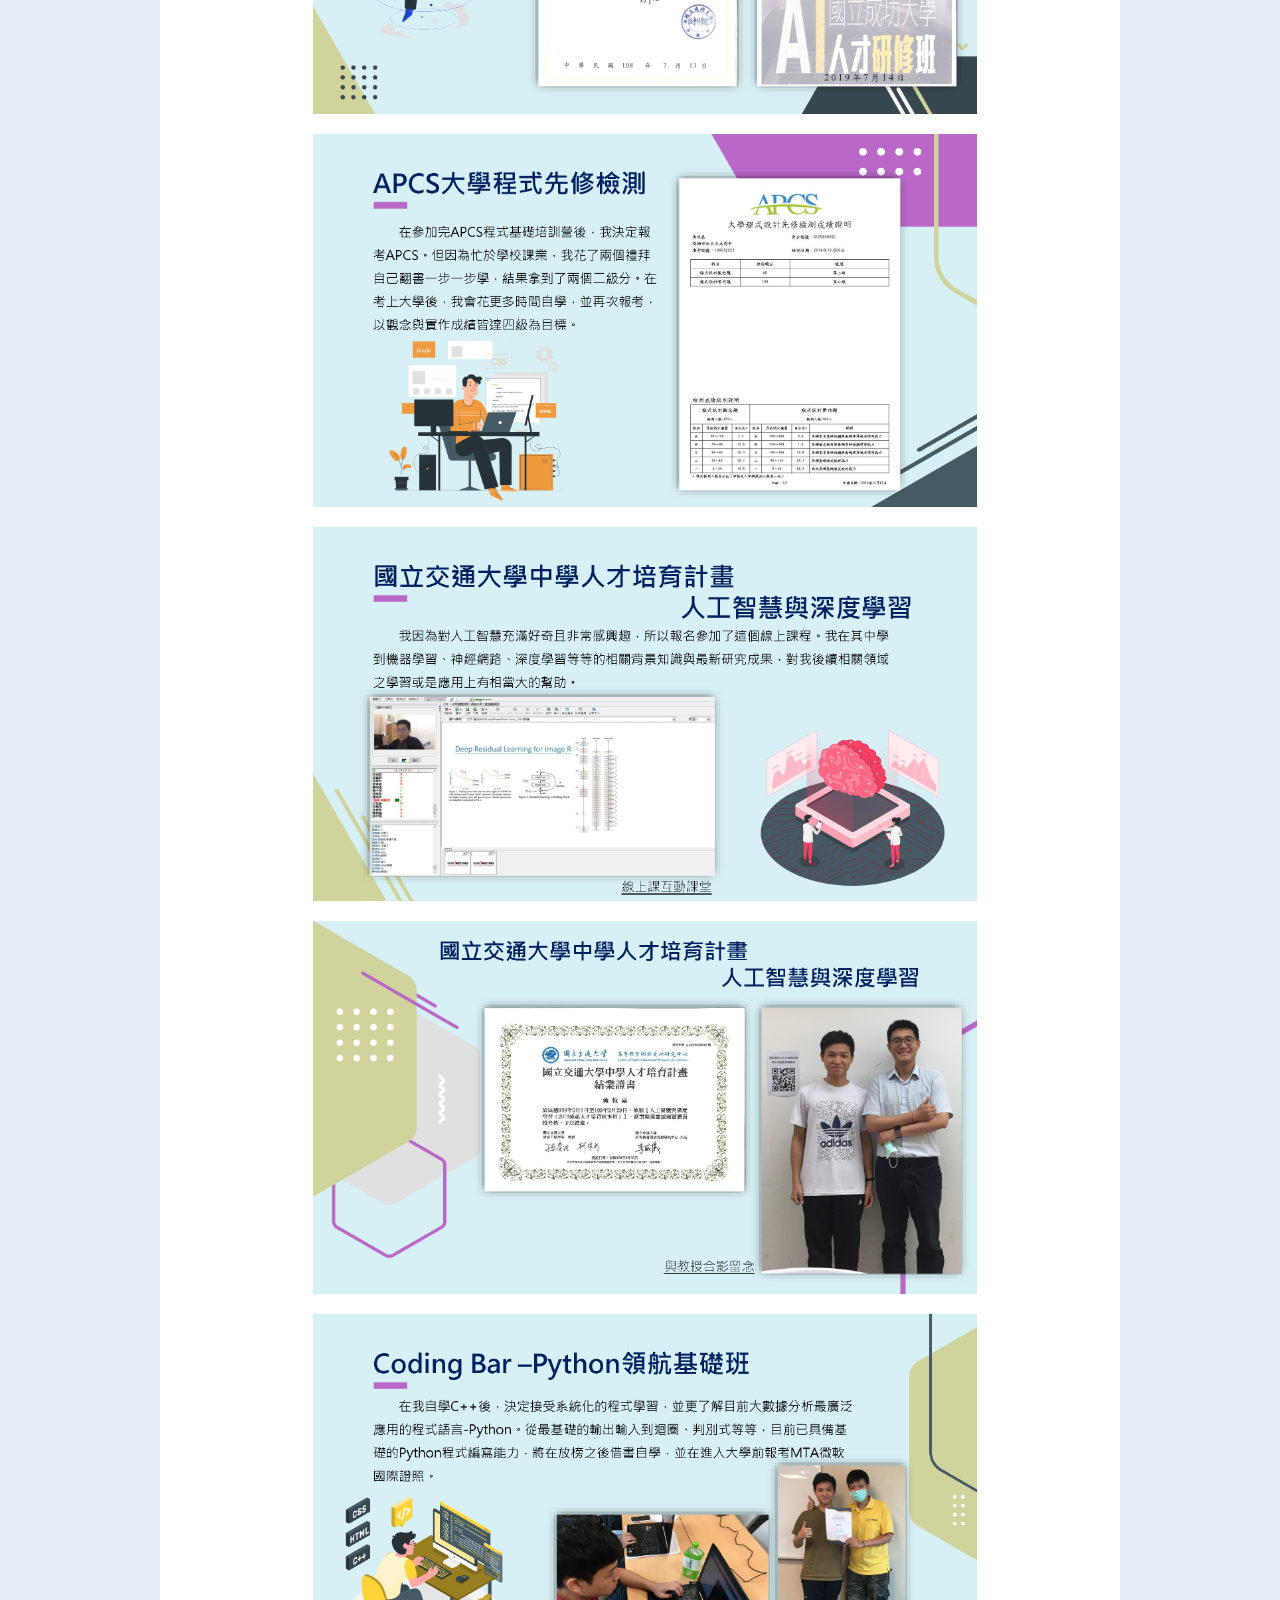
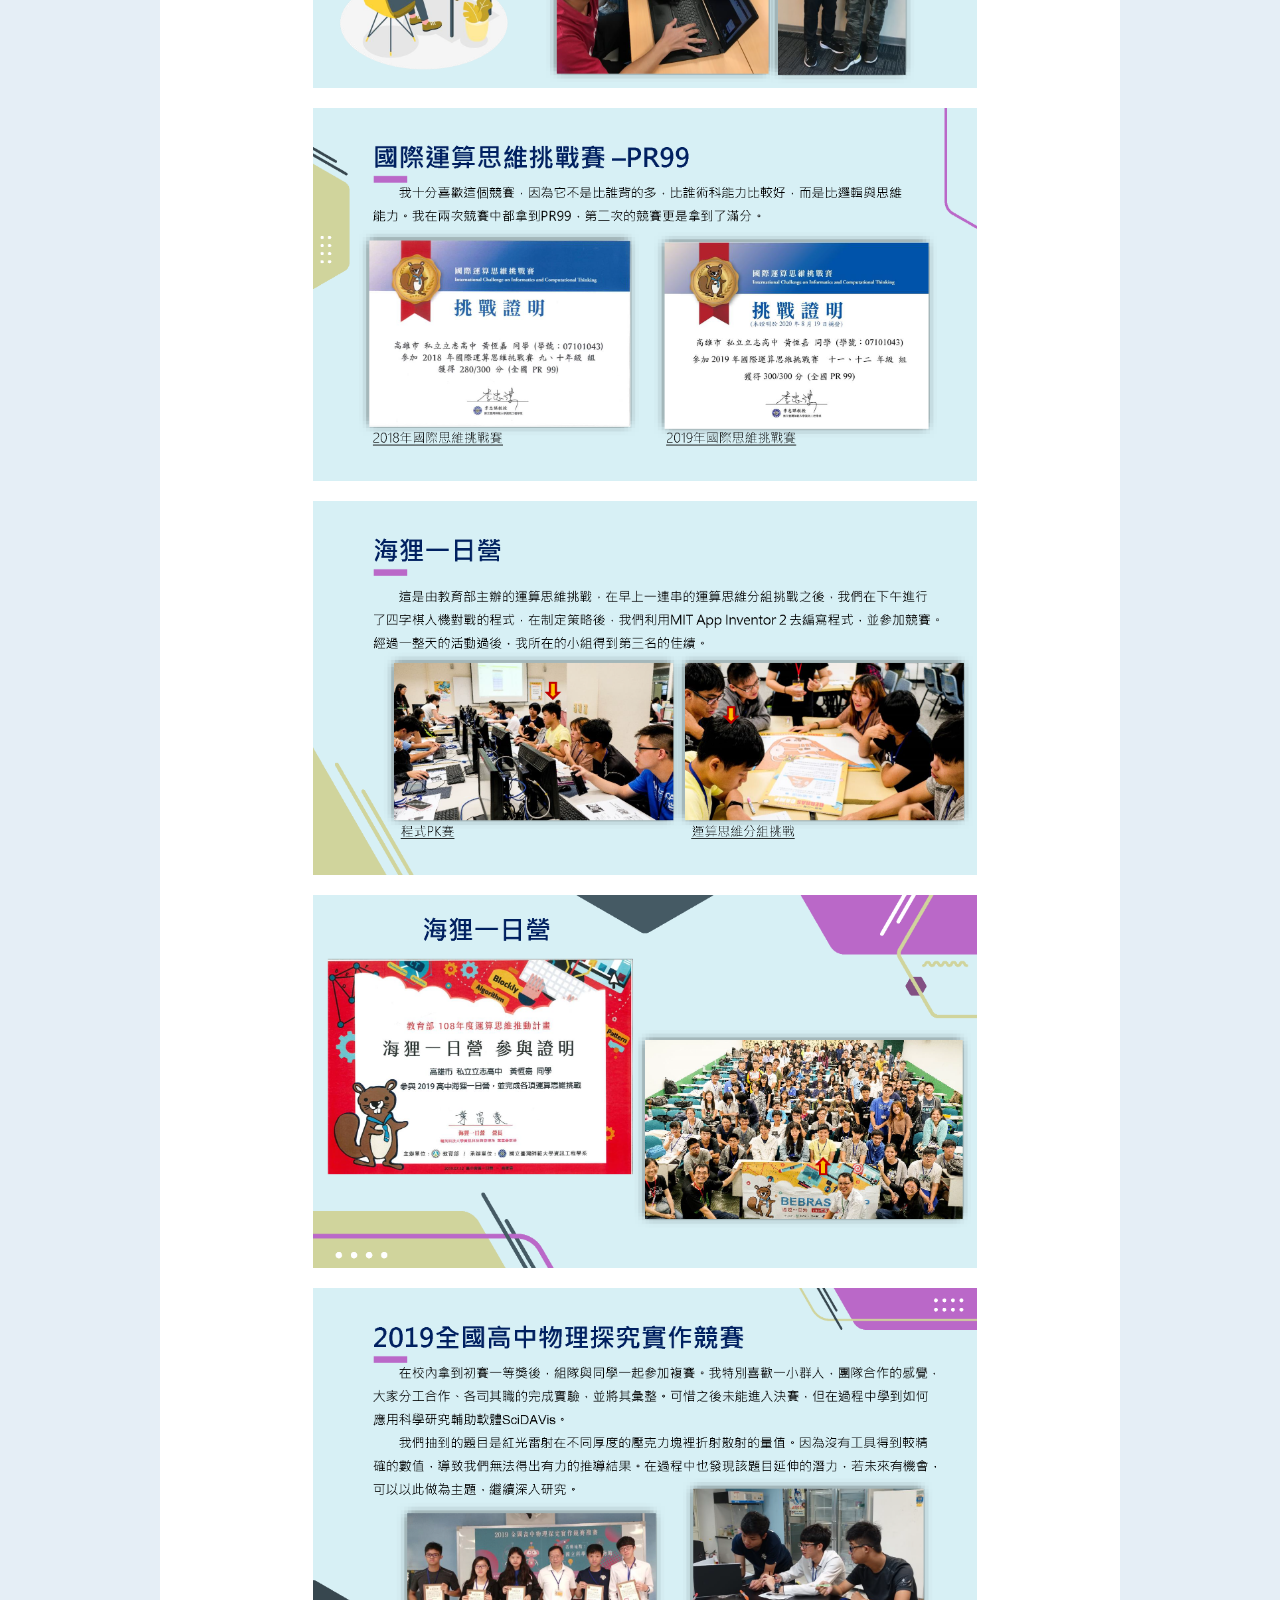
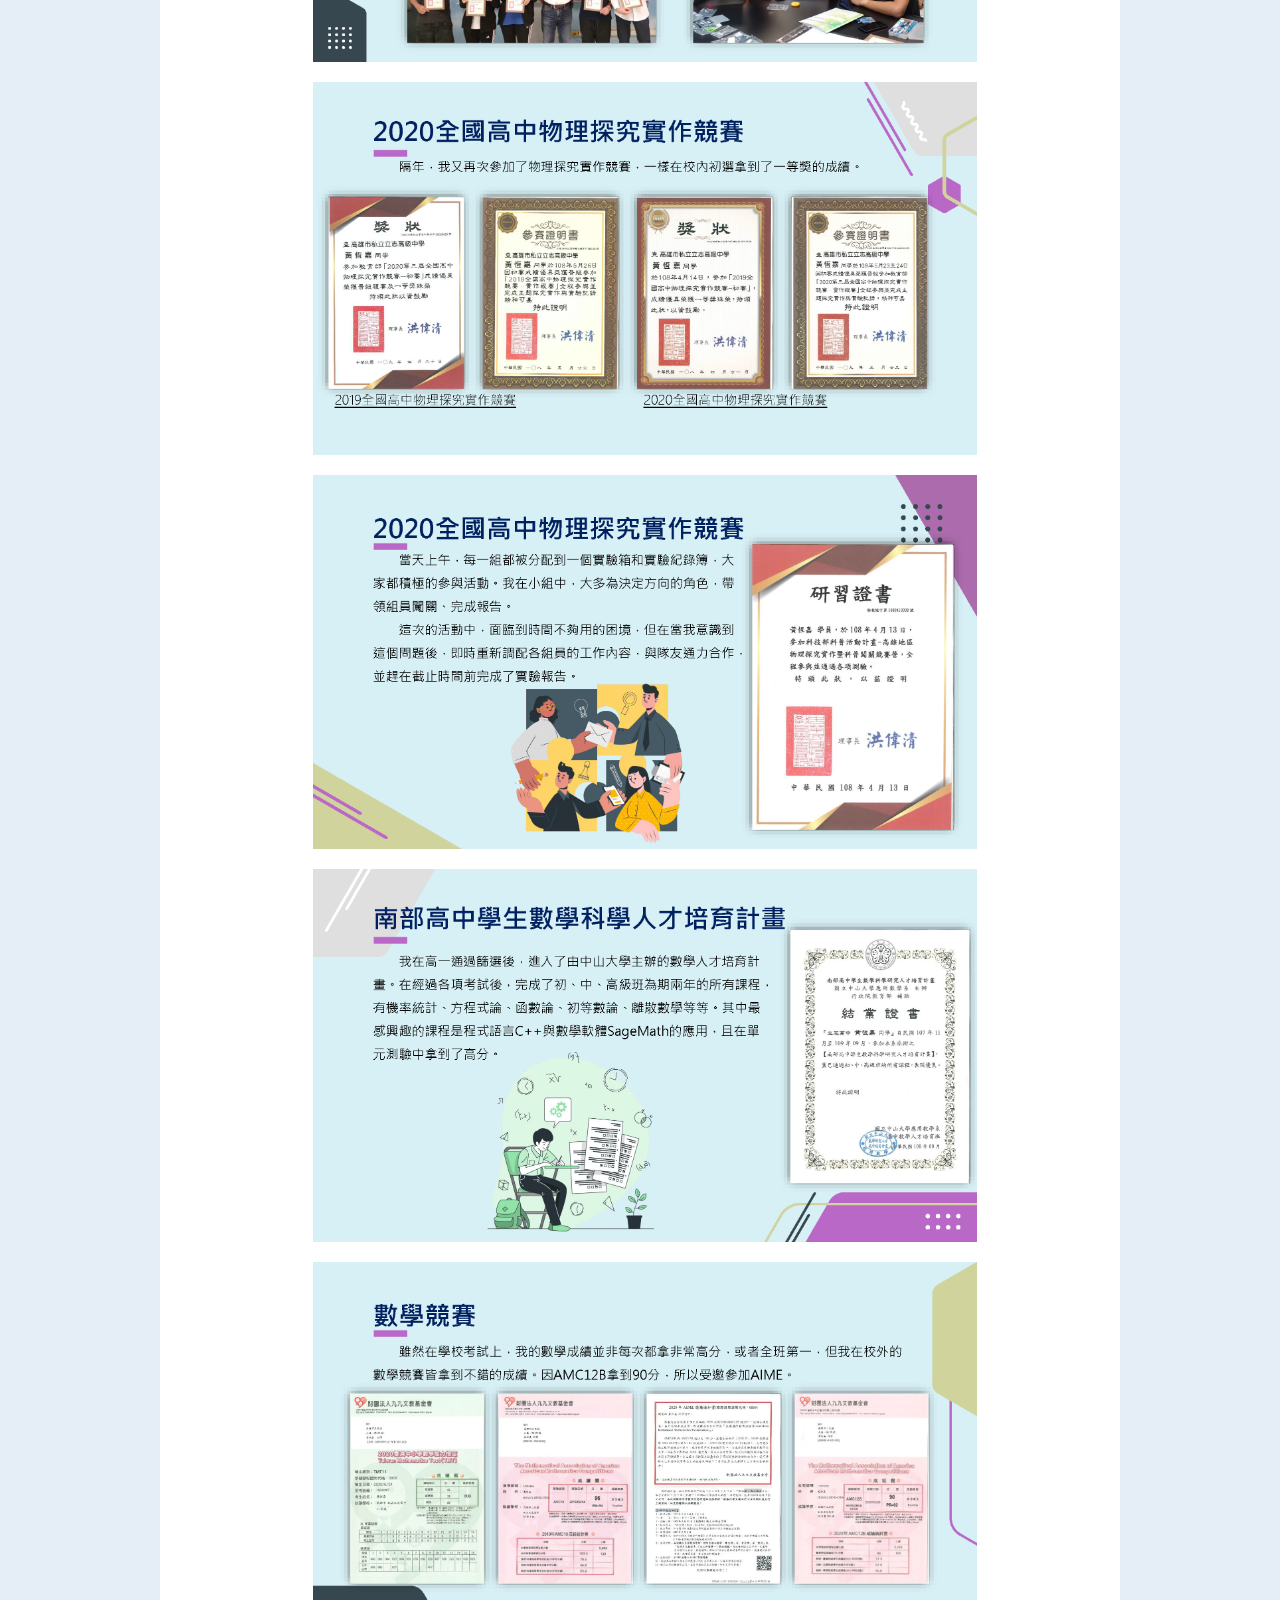
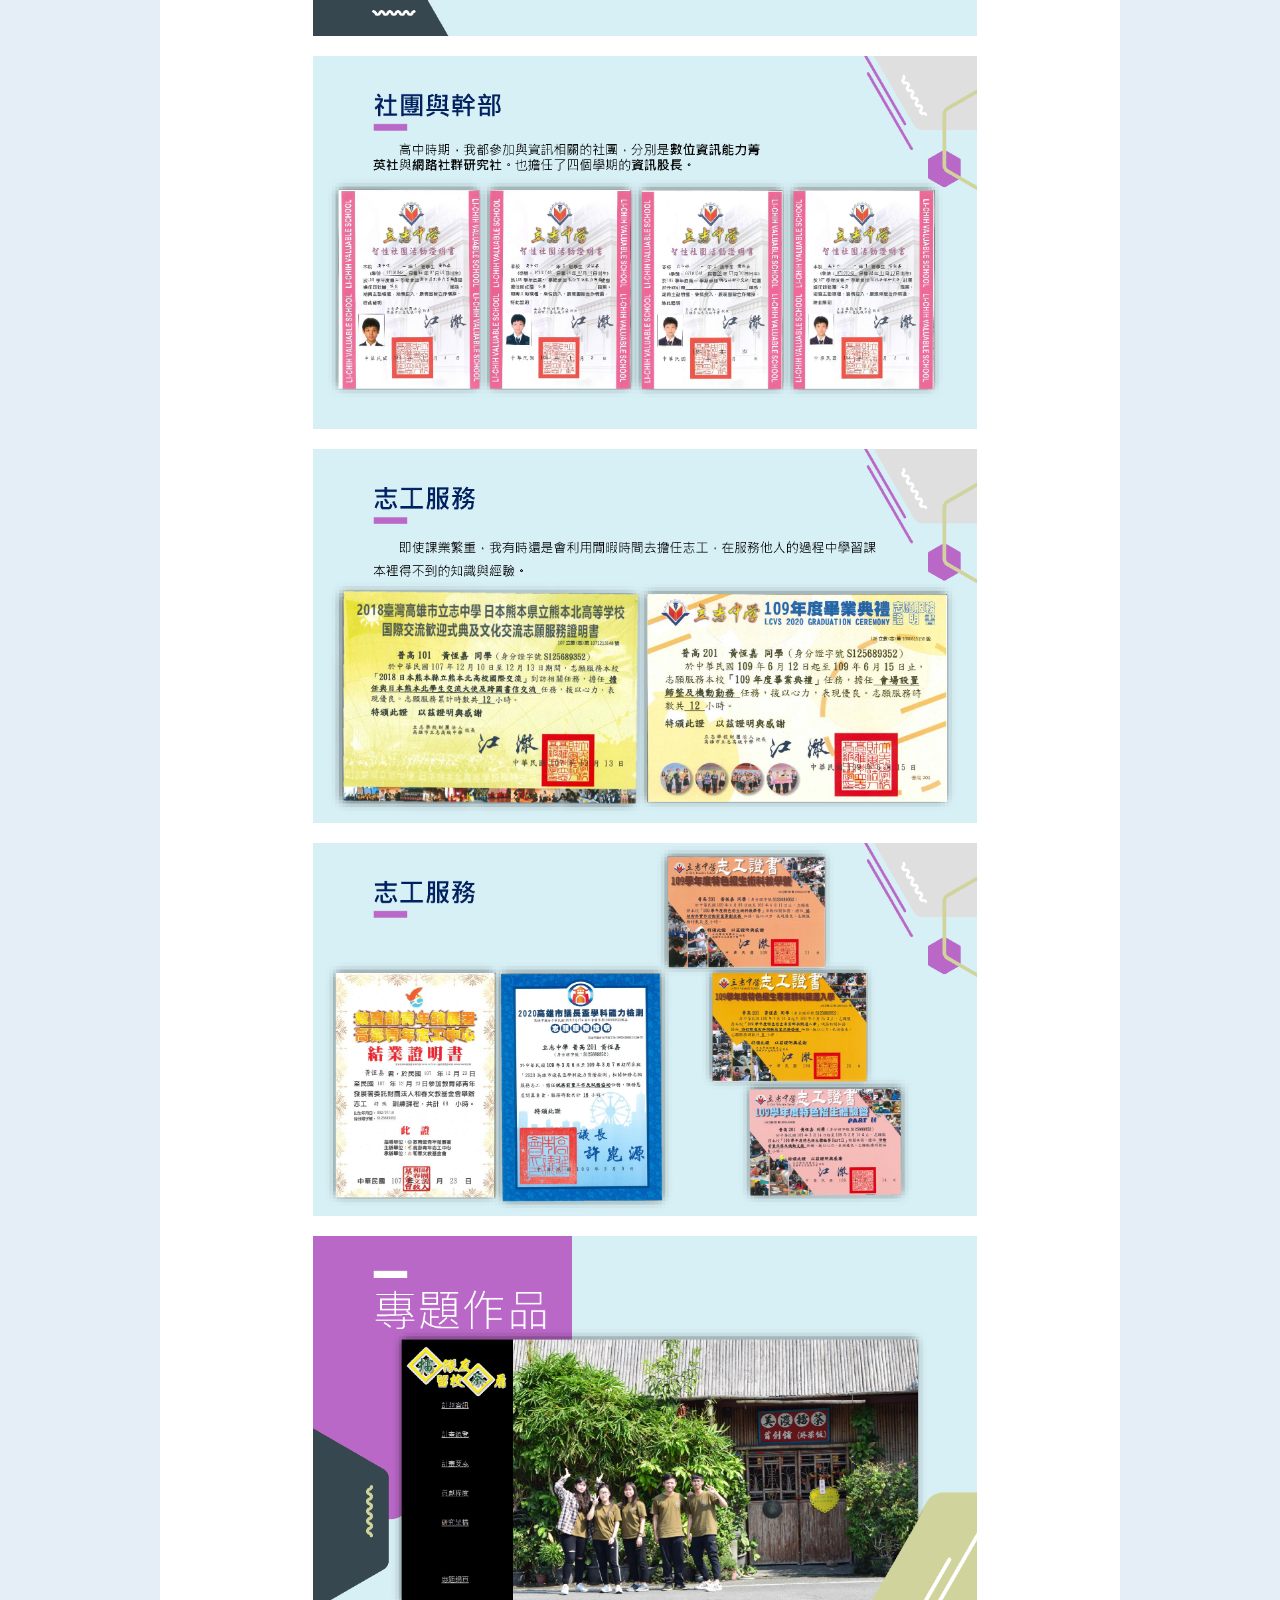
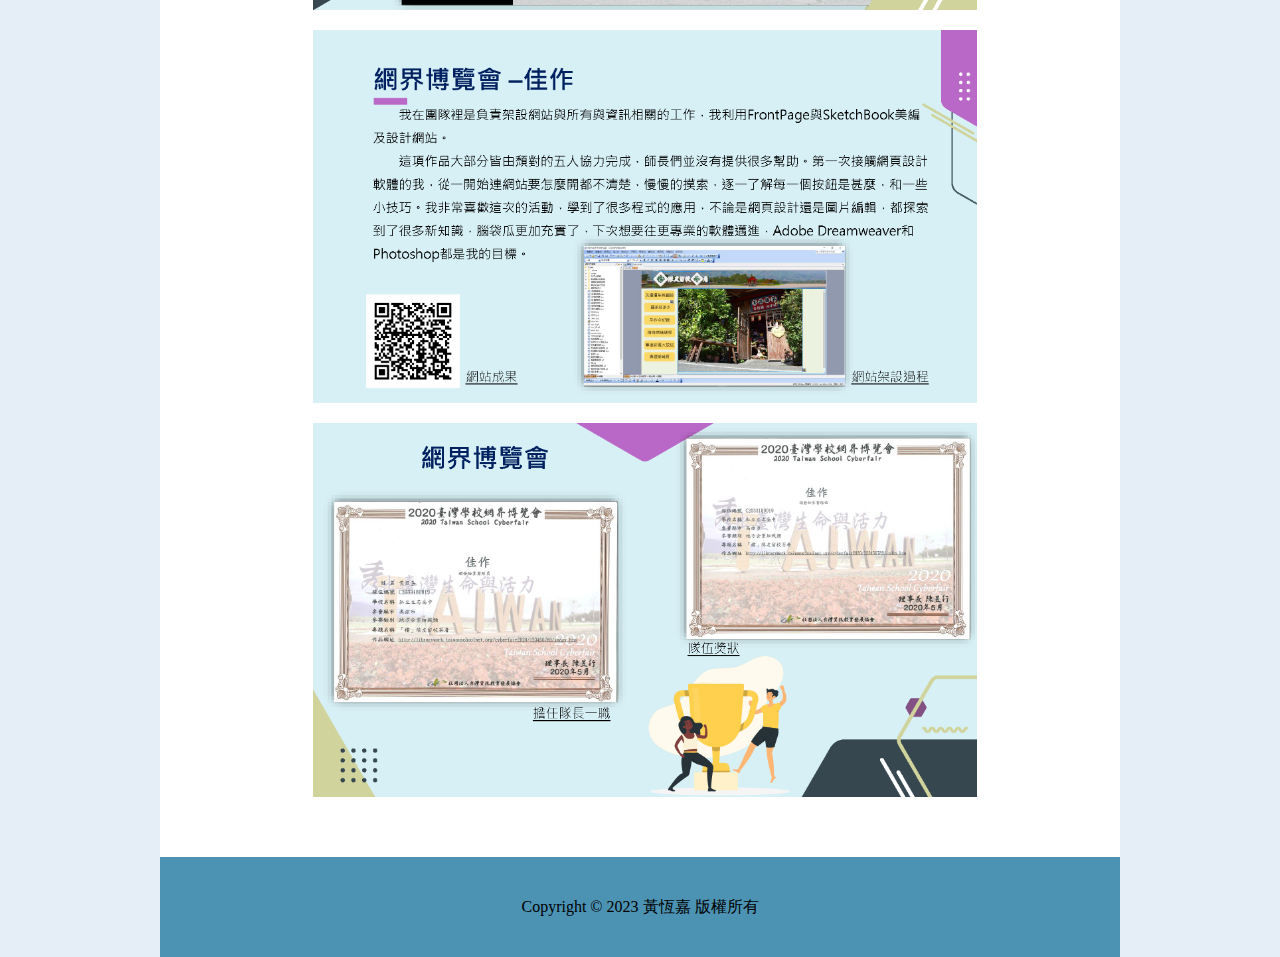
<file: exp7.html>
<!DOCTYPE html>
<html lang="en">
<head>
    <meta charset="UTF-8">
    <meta http-equiv="X-UA-Compatible" content="IE=edge">
    <meta name="viewport" content="width=device-width, initial-scale=1.0">
    <title>個人履歷</title>
    <link rel="stylesheet" href="style.css">
    <link rel="stylesheet" href="exp.css">
    <script>
        function scrollToTop() {
          document.documentElement.scrollTop = 0;
        }
    </script>
</head>
<body>
    <div class="main">

        <header id="top">
            <div>
                <img  class="imgCtrl" src="img/mountain web.jpg" alt="">
            </div>
            <img class="head" src="img/head.jpg" alt="">
            <div class="name">黃恆嘉</div>
            <div class="cl">資訊管理學系 二年級</div>
        </header>

        <div class="exp_details">
            <button class="back_btn" onclick="history.back()">
                <svg height="16" width="16" xmlns="http://www.w3.org/2000/svg" version="1.1" viewBox="0 0 1024 1024"><path d="M874.690416 495.52477c0 11.2973-9.168824 20.466124-20.466124 20.466124l-604.773963 0 188.083679 188.083679c7.992021 7.992021 7.992021 20.947078 0 28.939099-4.001127 3.990894-9.240455 5.996574-14.46955 5.996574-5.239328 0-10.478655-1.995447-14.479783-5.996574l-223.00912-223.00912c-3.837398-3.837398-5.996574-9.046027-5.996574-14.46955 0-5.433756 2.159176-10.632151 5.996574-14.46955l223.019353-223.029586c7.992021-7.992021 20.957311-7.992021 28.949332 0 7.992021 8.002254 7.992021 20.957311 0 28.949332l-188.073446 188.073446 604.753497 0C865.521592 475.058646 874.690416 484.217237 874.690416 495.52477z"></path></svg>
                <span>回到上頁</span>
            </button>

            <h4 class="item-title">高中期間獲獎列表</h4>
            
            <div class="item-pic place_mid">
                <img src="img/高中/高中經歷_頁面_01.png" style="width: 80%;">
            </div>
            <div class="item-pic place_mid">
                <img src="img/高中/高中經歷_頁面_02.png" style="width: 80%;">
            </div>
            <div class="item-pic place_mid">
                <img src="img/高中/高中經歷_頁面_03.png" style="width: 80%;">
            </div>
            <div class="item-pic place_mid">
                <img src="img/高中/高中經歷_頁面_04.png" style="width: 80%;">
            </div>
            <div class="item-pic place_mid">
                <img src="img/高中/高中經歷_頁面_05.png" style="width: 80%;">
            </div>
            <div class="item-pic place_mid">
                <img src="img/高中/高中經歷_頁面_06.png" style="width: 80%;">
            </div>
            <div class="item-pic place_mid">
                <img src="img/高中/高中經歷_頁面_07.png" style="width: 80%;">
            </div>
            <div class="item-pic place_mid">
                <img src="img/高中/高中經歷_頁面_08.png" style="width: 80%;">
            </div>
            <div class="item-pic place_mid">
                <img src="img/高中/高中經歷_頁面_09.png" style="width: 80%;">
            </div>
            <div class="item-pic place_mid">
                <img src="img/高中/高中經歷_頁面_10.png" style="width: 80%;">
            </div>
            <div class="item-pic place_mid">
                <img src="img/高中/高中經歷_頁面_11.png" style="width: 80%;">
            </div>
            <div class="item-pic place_mid">
                <img src="img/高中/高中經歷_頁面_12.png" style="width: 80%;">
            </div>
            <div class="item-pic place_mid">
                <img src="img/高中/高中經歷_頁面_13.png" style="width: 80%;">
            </div>
            <div class="item-pic place_mid">
                <img src="img/高中/高中經歷_頁面_14.png" style="width: 80%;">
            </div>
            <div class="item-pic place_mid">
                <img src="img/高中/高中經歷_頁面_15.png" style="width: 80%;">
            </div>
            <div class="item-pic place_mid">
                <img src="img/高中/高中經歷_頁面_16.png" style="width: 80%;">
            </div>
            <div class="item-pic place_mid">
                <img src="img/高中/高中經歷_頁面_17.png" style="width: 80%;">
            </div>
            <div class="item-pic place_mid">
                <img src="img/高中/高中經歷_頁面_18.png" style="width: 80%;">
            </div>
            <div class="item-pic place_mid">
                <img src="img/高中/高中經歷_頁面_19.png" style="width: 80%;">
            </div>
            <div class="item-pic place_mid">
                <img src="img/高中/高中經歷_頁面_20.png" style="width: 80%;">
            </div>
            <div class="item-pic place_mid">
                <img src="img/高中/高中經歷_頁面_21.png" style="width: 80%;">
            </div>
        </div>

        <div class="corner">
            <button class="to_top" onclick="scrollToTop()">
                <div class="text">
                    <span>Back</span>
                    <span>to</span>
                    <span>top</span>
                </div>
                <div class="clone">
                    <span>Back</span>
                    <span>to</span>
                    <span>top</span>
                </div>
                <svg width="20px" xmlns="http://www.w3.org/2000/svg" class="h-6 w-6" fill="none" viewBox="0 0 24 24" stroke="currentColor" stroke-width="2">
                    <path stroke-linecap="round" stroke-linejoin="round" d="M14 5l7 7m0 0l-7 7m7-7H3"></path>
                </svg>
            </button>
        </div>

    <footer>
        Copyright © 2023 黃恆嘉 版權所有
    </footer>

    </div>
</body>
</html>
</file>
<file: style.css>
*{
    margin: 0px;
    padding: 0px;
    box-sizing: border-box;
    font-family: 微軟正黑體;
    object-fit: contain;
}
.main {
    position: relative;
    max-width: 960px;
    margin: 0 auto; 
    background-color: rgb(255, 255, 255);
}
.tittle{
    font-size: large;
}
body{
    background: rgb(229, 238, 246);
}
nav{
    width: 580px;
    height: 50px;
    background-color: #34495e;
    border-radius: 8px 0px 8px 8px;
    font-size: 0;
    box-shadow: 0 3px 10px 0 rgba(0, 0, 0, 0.3);
}
.abso{
    position: absolute;
    right: 0;
    width: 580px;
    height: 50px;
    z-index: 99;
}
.fix{
    position: fixed;
    top: 0;
}
nav a{
    font-size: 18px;
    text-shadow: 1px 2px 3px rgba(0, 0, 0, .6);
    color: white;
    text-decoration: none;
    line-height: 50px;
    position: relative;
    z-index: 1;
    display: inline-block;
    text-align: center;
    width: 110px;
}
nav a:nth-child(3){
    width:135px;
}
nav a:nth-child(4){
    width:115px;
}
nav .animation,nav .animation-shadow{
    position: absolute;
    bottom: 0;
    height: 100%;
    z-index: 0;
    background: #1abc9c;
    border-radius: 8px;
    transition: all .5s ease 0s;
}
nav .animation-shadow{
    background: rgba(26, 188, 156);
}
nav a:nth-child(1).active ~ .animation,
nav a:nth-child(1).active ~ .animation-shadow,
nav a:nth-child(1):hover ~ .animation-shadow{
    width: 110px;
    left: 0;
}
nav a:nth-child(2).active ~ .animation,
nav a:nth-child(2).active ~ .animation-shadow,
nav a:nth-child(2):hover ~ .animation-shadow
{
    width: 110px;
    left: 110px;
}

nav a:nth-child(3).active ~ .animation,
nav a:nth-child(3).active ~ .animation-shadow,
nav a:nth-child(3):hover ~ .animation-shadow{
    width: 135px;
    left: 220px;
}

nav a:nth-child(4).active ~ .animation,
nav a:nth-child(4).active ~ .animation-shadow,
nav a:nth-child(4):hover ~ .animation-shadow
{
    width: 115px;
    left: 355px;
}

nav a:nth-child(5).active ~ .animation,
nav a:nth-child(5).active ~ .animation-shadow,
nav a:nth-child(5):hover ~ .animation-shadow{
    width: 110px;
    left: 470px;
}

.head{
    border: 5px solid white;
    border-radius: 50%;
    width: 200px;
    position: absolute;
    top: 200px;
    left: 100px;
}

.name{
    font-size: 35px;
    font-weight: bold;
    position: absolute;
    top: 320px;
    left: 330px;
    letter-spacing: 3px;
}

.cl{
    font-size: 25px;
    font-weight: bold;
    position: absolute;
    top: 330px;
    left: 500px;
}

.imgCtrl{
    width: 960px;
}
section{
    padding: 50px;
}

section h1{
    color: black;
    font-size: 25pt;
    text-shadow: rgba(185, 185, 185, 0.945) 0.1em 0.1em 0.2em;
}
h1 span{
    color: #04b4e0;
}

.box{
    width: 425px;
    padding: 10px 30px;
}

.biggerbox{
    width: 900px;
    padding: 10px 30px;
}

.word{
    line-height: 160%;
    font-size: large;
}

.high{
    color: #04b4e0;
    font-weight: bold;
}

.box h2,.biggerbox h2{
    margin-bottom: 10px;
}


.skills-info.skills-second-style h4 {
    font-size: 14px;
    line-height: 1.1em;
    position: relative;
    float: left;
    margin: 0 0 4px;
}
.skills-second-style .skill-value {
    font-size: 12px;
    line-height: 1.1em;
    position: relative;
    float: right;
    margin: 0 0 4px;
    color: #aaa;
}
.clearfix:after {
    clear: both;
}
.clearfix:before, .clearfix:after {
    content: " ";
    display: table;
}
.skills-second-style .skill-container {
    position: relative;
    display: inline-block;
    background-color: white;
    border: 1px solid #04b4e0;
    border-radius: 8px;
    box-sizing: border-box;
    height: 10px;
    margin-bottom: 10px;
    width: 100%;
}
.skills-second-style .skill-container:before {
    content: '';
    position: absolute;
    background-color: #04b4e0;
}
.skills-second-style .skill-container.skill-1 .skill-percentage {
    width: 90%;
}
.skills-second-style .skill-container.skill-2 .skill-percentage {
    width: 85%;
}
.skills-second-style .skill-container.skill-3 .skill-percentage {
    width: 75%;
}
.skills-second-style .skill-container.skill-4 .skill-percentage {
    width: 60%;
}
.skills-second-style .skill-container.skill-5 .skill-percentage {
    width: 70%;
}
.skills-second-style .skill-container.skill-6 .skill-percentage {
    width: 95%;
}
.skills-second-style .skill-container.skill-7 .skill-percentage {
    width: 80%;
}
.skills-second-style .skill-container.skill-8 .skill-percentage {
    width: 85%;
}
.skills-second-style .skill-container.skill-9 .skill-percentage {
    width: 55%;
}
.skills-second-style .skill-container.skill-10 .skill-percentage {
    width: 60%;
}

.skills-second-style .skill-percentage {
    background-color: #04b4e0;
    border: 2px solid white;
    border-radius: 9px;
    height: 8px;
    padding: 0;
}


.timeline-second-style .timeline-item {
    position: relative;
    display: table;
    table-layout: fixed;
    width: 100%;
    padding-bottom: 15px;
}
.timeline-second-style .left-part {
    width: 10%;
    display: table-cell;
    padding-right: 25px;
    min-height: 100%;
    text-align: right;
    vertical-align: top;
}
.timeline-second-style .item-period {
    margin: 3px 0;
    font-size: 14px;
    line-height: 1.4em;
}
.timeline-second-style .item-company {
    display: block;
    margin: 0 0 4px;
    font-size: 14px;
    font-weight: 300;
    line-height: 1.45em;
    color: #757677;
}
.timeline-second-style .divider {
    position: absolute;
    top: 0;
    left: 10%;
    bottom: 0;
    width: 1px;
    background-color: #ccc;
}
.timeline-second-style .divider:before {
    content: '';
    display: block;
    position: absolute;
    margin-top: 2px;
    width: 20px;
    height: 20px;
    position: absolute;
    margin-left: -9px;
    border-radius: 50%;
    background-color: #04b4e0;
    opacity: .25;
    z-index: 0;
}
.timeline-second-style .divider:after {
    content: '';
    display: block;
    position: absolute;
    margin-top: 6px;
    width: 8px;
    height: 8px;
    margin-left: -5px;
    background-color: #fff;
    border-radius: 50%;
    border: 2px solid #04b4e0;
    z-index: 1;
}
.timeline-second-style .right-part {
    width: 90%;
    display: table-cell;
    padding: 10px 15px 10px 25px;
    vertical-align: top;
    transition: 0.75s ease;
    cursor: pointer;
}
.timeline-second-style .right-part:hover {
    box-shadow: #5a5a5aa9 2px 2px 7px;
    background-color: #04b4e025;
    transition: 0.3s ease;
}
.clearfix:after {
    clear: both;
}
.timeline-second-style .item-title {
    font-size: 16px;
    margin-bottom: 3px;
}
.timeline-pic{
    width: 10%;
    float: left;
}
.timeline-p{
    width: 90%;
    float: left;
}
.timeline-p:after{
    clear: both;
}

.item-pic{
    float: left;
    margin: 10px;
    margin-left: 20px;
    display: flex;
}
.pic-word{
    margin-top: 15px;
    margin-left: 5px;
}

footer{
    text-align: center;
    padding: 40px;
    background-color: rgb(76, 147, 179);
    height: 100px;
}
.left{
    float: left;
    flex-direction: column;
}
.leftBox{
    border: #e5e5e5 solid 2px;
    width: 200px;
    height: 150px;
    display: flex;
    justify-content: center; 
    align-items: center;
    margin: 10px;
    transition: 1s;
}
.leftBox:hover{
    background-color: rgb(192, 192, 192);
    transition: 0.8s;
}
.leftBox-pic{
    width: 50px;
    margin-bottom: 5px;
}
.leftBox div span{
    align-items: center;
}
.leftBox div{
    display: flex;
    flex-direction: column;
    justify-content: center; 
    align-items: center;
}
.rightBox{
    border: #e5e5e5 solid 2px;
    width: 600px;
    height: 470px;
    display: flex;
    flex-direction: column;
}
form{
    display: flex;
    flex-direction: column;
    padding: 20px;
}
.f3, .f4 {
    appearance: auto;
    user-select: none;
    white-space: pre;
    align-items: flex-start;
    text-align: center;
    cursor: default;
    display: inline-block;
    position: relative;
    padding: 0.8em 2.1em;
    font-size: 16px;
    line-height: 1.2;
    border: 0;
    outline: 0;
    border: 2px solid #04b4e0;
    color: #222;
    text-shadow: none;
    background-color: #fff;
    border-radius: 30px;
    transition: 0.7s;
    width: 45%;
}
.f3:hover,.f4:hover{
    color: white;
    background-color: #04b4e0;
    font-weight: bold;
    transition: 1s;
}
.f{
    padding: 10px;
    margin-top: 10px;
}
.button{
    display: flex;
    justify-content: space-around;
    align-items: center;
}
form span{
    font-size: larger;
    color: #04b4e0;
    font-weight: bold;
    text-shadow: rgba(204, 204, 204, 0.705) 0.1em 0.1em 0.2em;
}
.f1, .f2{
    border: none;
    border: #a1a1a1 2px solid;
    box-shadow: #5a5a5aa9 1px 1px 5px;
    transition: 1s;
}
.f1:focus ,.f2:focus{
    border: none;
    border: #04b4e06e 10px solid;
    transition: 1s;
}
</file>
<file: exp.css>
.back_btn {
    display: flex;
    height: 3em;
    width: 100px;
    align-items: center;
    justify-content: center;
    background-color: #eeeeee4b;
    border-radius: 3px;
    letter-spacing: 1px;
    transition: all 0.2s linear;
    cursor: pointer;
    border: none;
    background: #f4f4f4;
}

.back_btn > svg {
    margin-right: 5px;
    margin-left: 5px;
    font-size: 20px;
    transition: all 0.4s ease-in;
}

.back_btn:hover > svg {
    font-size: 1.2em;
    transform: translateX(-5px);
}

.back_btn:hover {
    box-shadow: 9px 9px 33px #bbb, -9px -9px 33px #ddd;
    transform: translateY(-2px);
}

.exp_details {
    padding: 50px 50px;
    display: table-cell;
}

header {
    margin-bottom: 60px;
}

.item-title {
    font-size: 24pt;
    margin-top: 20px;
    margin-bottom: 18px;
}

iframe {
    margin: auto;
    margin-top: 20px;
}

.place_mid {
    display: flex;
    justify-content: center;
    align-items: center;
}

.cta {
    position: relative;
    margin: auto;
    padding: 12px 18px;
    transition: all 0.2s ease;
    border: none;
    background: none;
}

.cta:before {
    content: "";
    position: absolute;
    top: 0;
    left: 0;
    display: block;
    border-radius: 50px;
    background: #b1dae7;
    width: 45px;
    height: 45px;
    transition: all 0.3s ease;
}

.cta span {
    position: relative;
    font-family: "Ubuntu", sans-serif;
    font-size: 18px;
    font-weight: 700;
    letter-spacing: 0.05em;
    color: #234567;
}

.cta svg {
    position: relative;
    top: 0;
    margin-left: 10px;
    fill: none;
    stroke-linecap: round;
    stroke-linejoin: round;
    stroke: #234567;
    stroke-width: 2;
    transform: translateX(-5px);
    transition: all 0.3s ease;
}

.cta:hover:before {
    width: 100%;
    background: #b1dae7;
}

.cta:hover svg {
    transform: translateX(0);
}

.cta:active {
    transform: scale(0.95);
}

/*back to top*/
.to_top {
    width: 140px;
    height: 56px;
    overflow: hidden;
    border: none;
    color: #000;
    background: none;
    position: relative;
    padding-bottom: 2em;
}

.to_top > div,.to_top > svg {
    position: absolute;
    width: 100%;
    height: 100%;
    display: flex;
}

.to_top:before {
    content: "";
    position: absolute;
    height: 2px;
    bottom: 0;
    left: 0;
    width: 100%;
    transform: scaleX(0);
    transform-origin: bottom right;
    background: currentColor;
    transition: transform 0.25s ease-out;
}

.to_top:hover:before {
    transform: scaleX(1);
    transform-origin: bottom left;
}

.to_top .clone > *,.to_top .text > * {
    opacity: 1;
    font-size: 1.3rem;
    transition: 0.2s;
    margin-left: 4px;
}

.to_top .clone > * {
    transform: translateY(60px);
}

.to_top:hover .clone > * {
    opacity: 1;
    transform: translateY(0px);
    transition: all 0.2s cubic-bezier(0.215, 0.61, 0.355, 1) 0s;
}

.to_top:hover .text > * {
    opacity: 1;
    transform: translateY(-60px);
    transition: all 0.2s cubic-bezier(0.215, 0.61, 0.355, 1) 0s;
}

.to_top:hover .clone > :nth-child(1) {
    transition-delay: 0.15s;
}

.to_top:hover .clone > :nth-child(2) {
    transition-delay: 0.2s;
}

.to_top:hover .clone > :nth-child(3) {
    transition-delay: 0.25s;
}

.to_top:hover .clone > :nth-child(4) {
    transition-delay: 0.3s;
}

.to_top svg {
    width: 20px;
    right: 0;
    top: 50%;
    transform: translateY(-50%) rotate(-50deg);
    transition: 0.2s ease-out;
}

.to_top:hover svg {
    transform: translateY(-50%) rotate(-90deg);
}

.corner {
    position: fixed;
    right: 20px;
    bottom: 20px;
}
</file>
